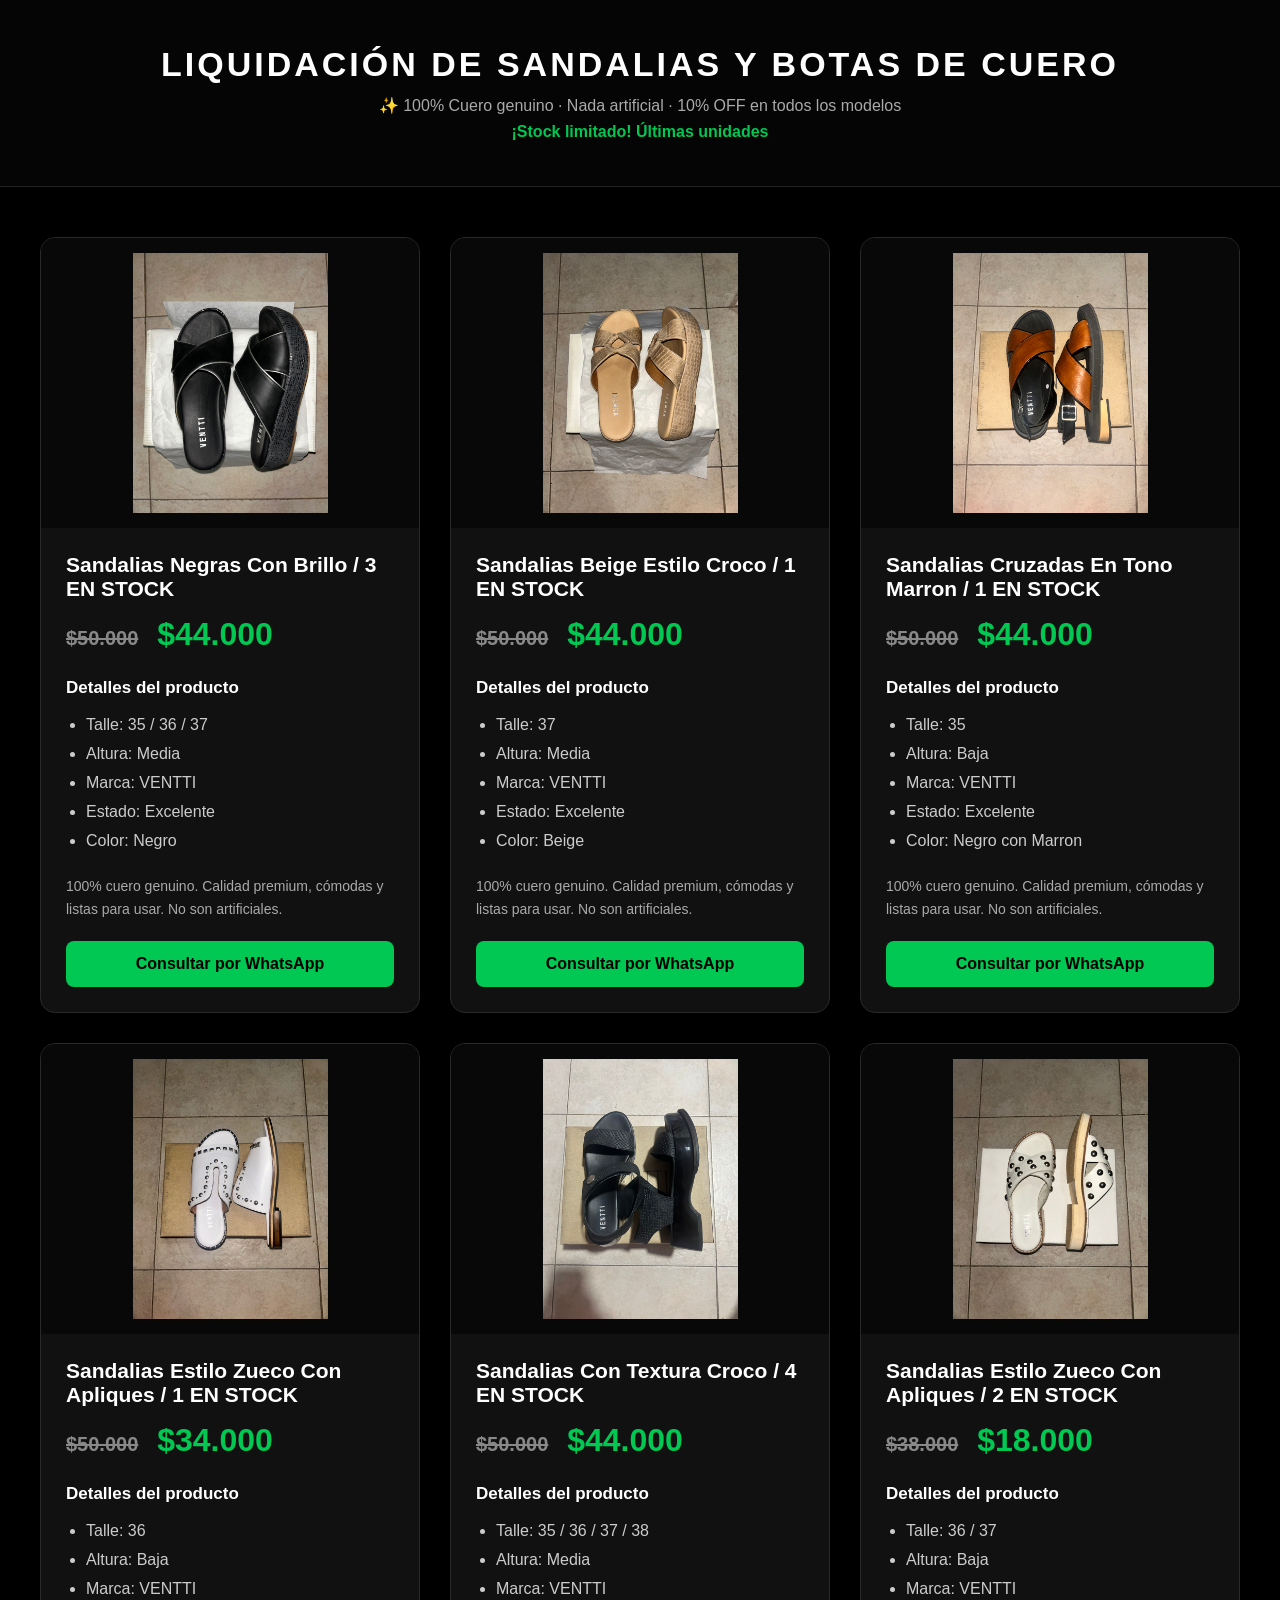
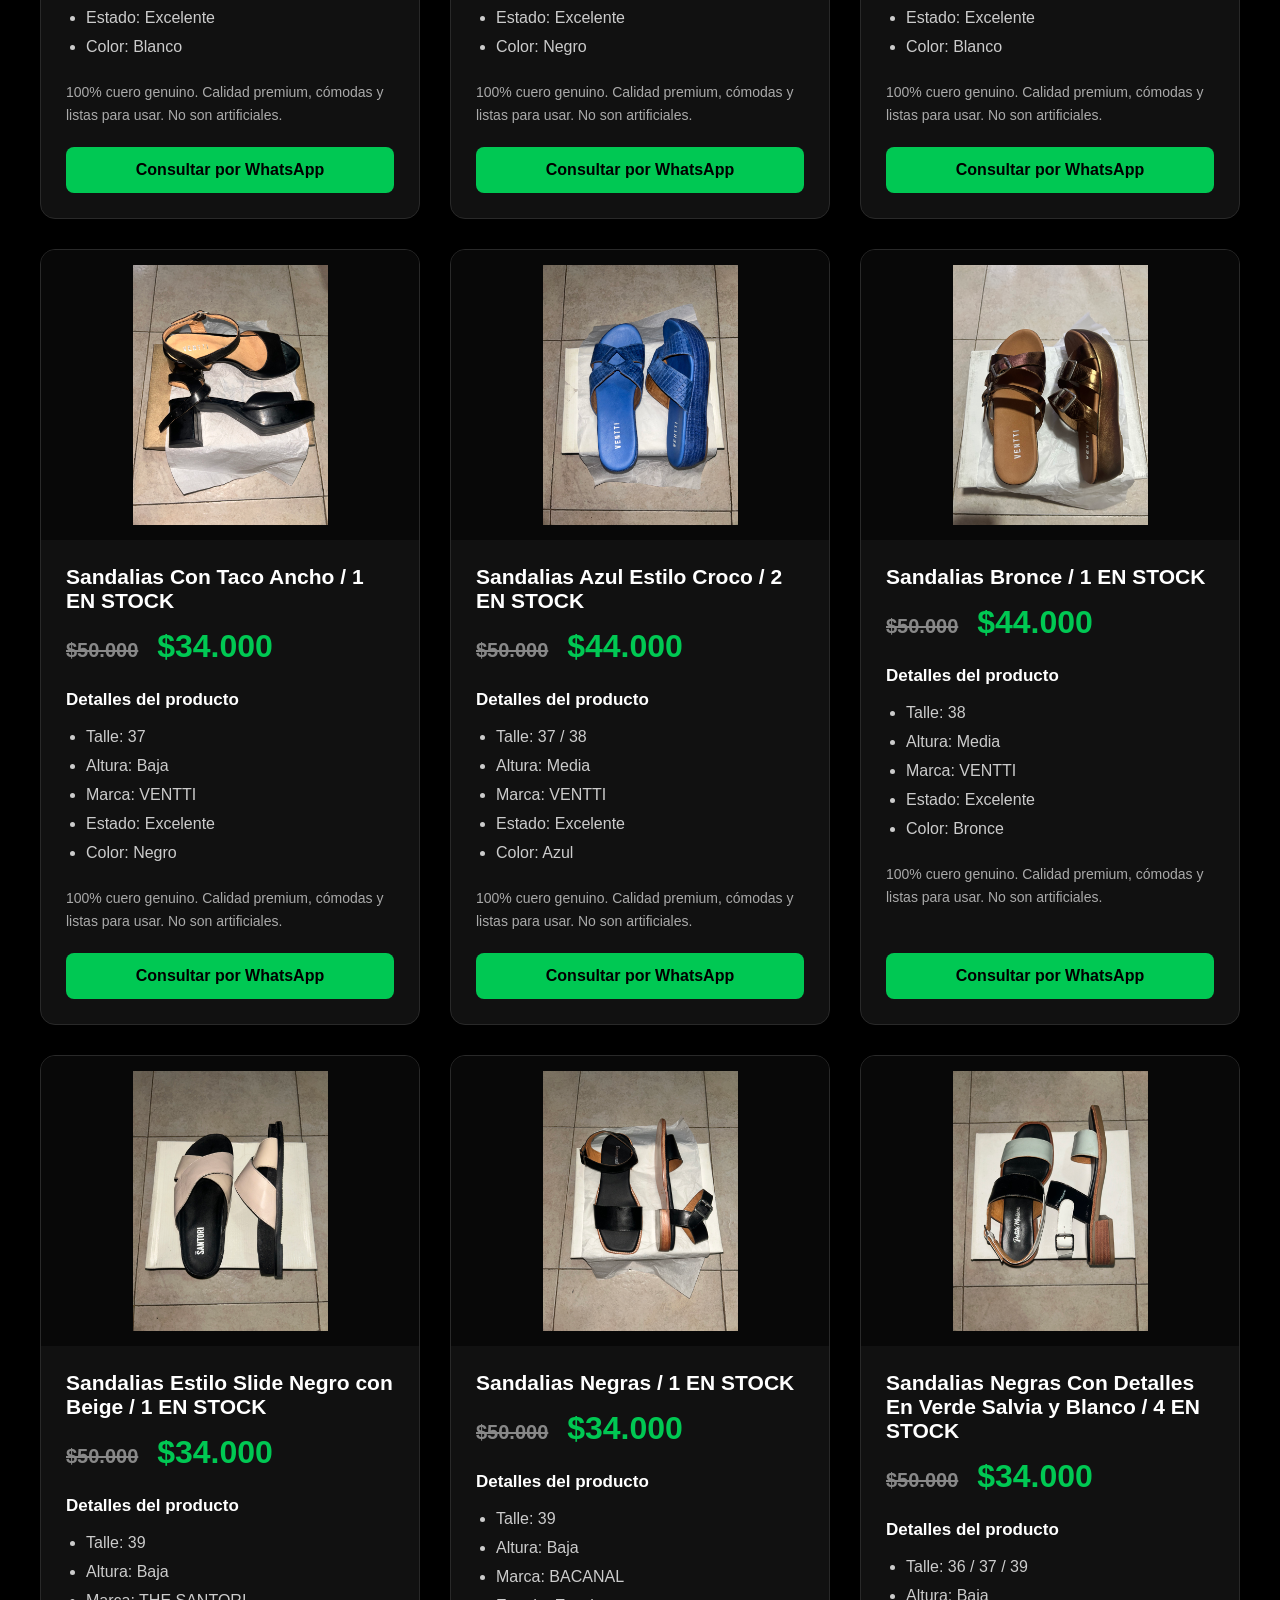
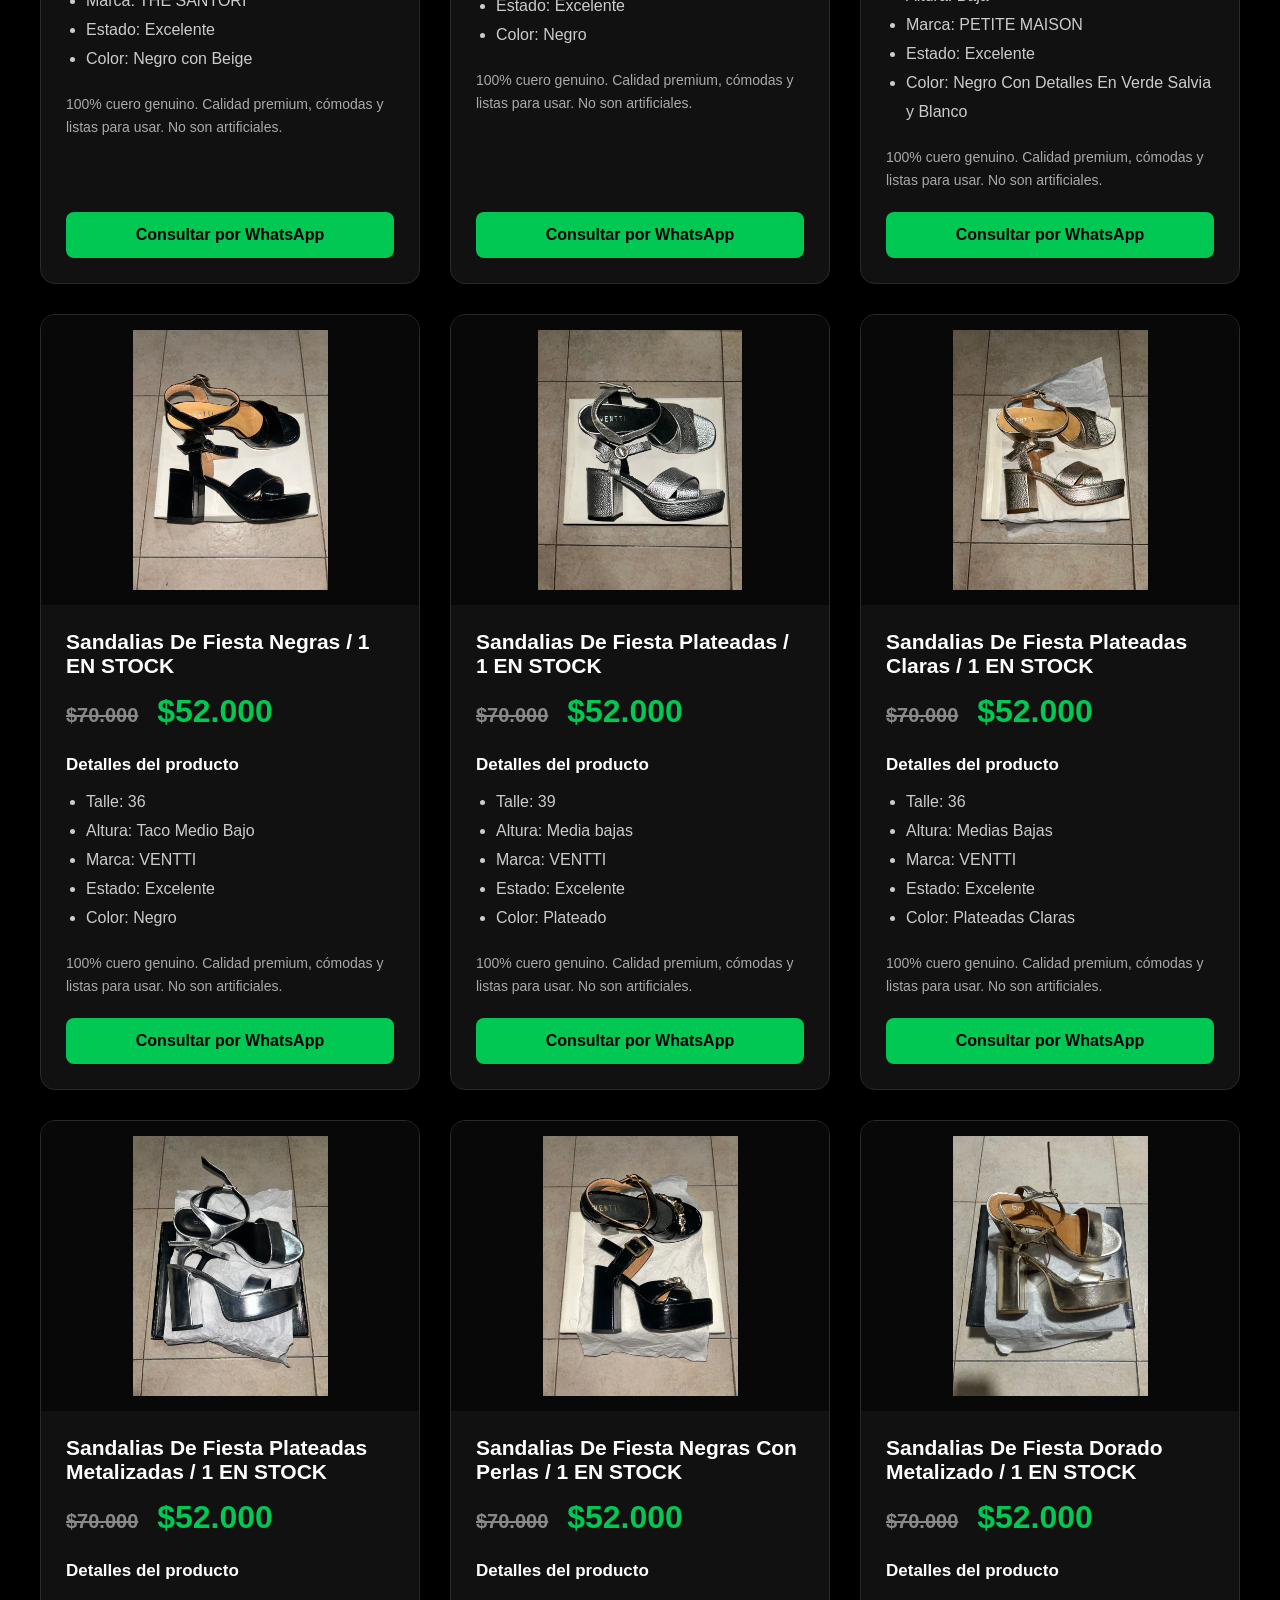
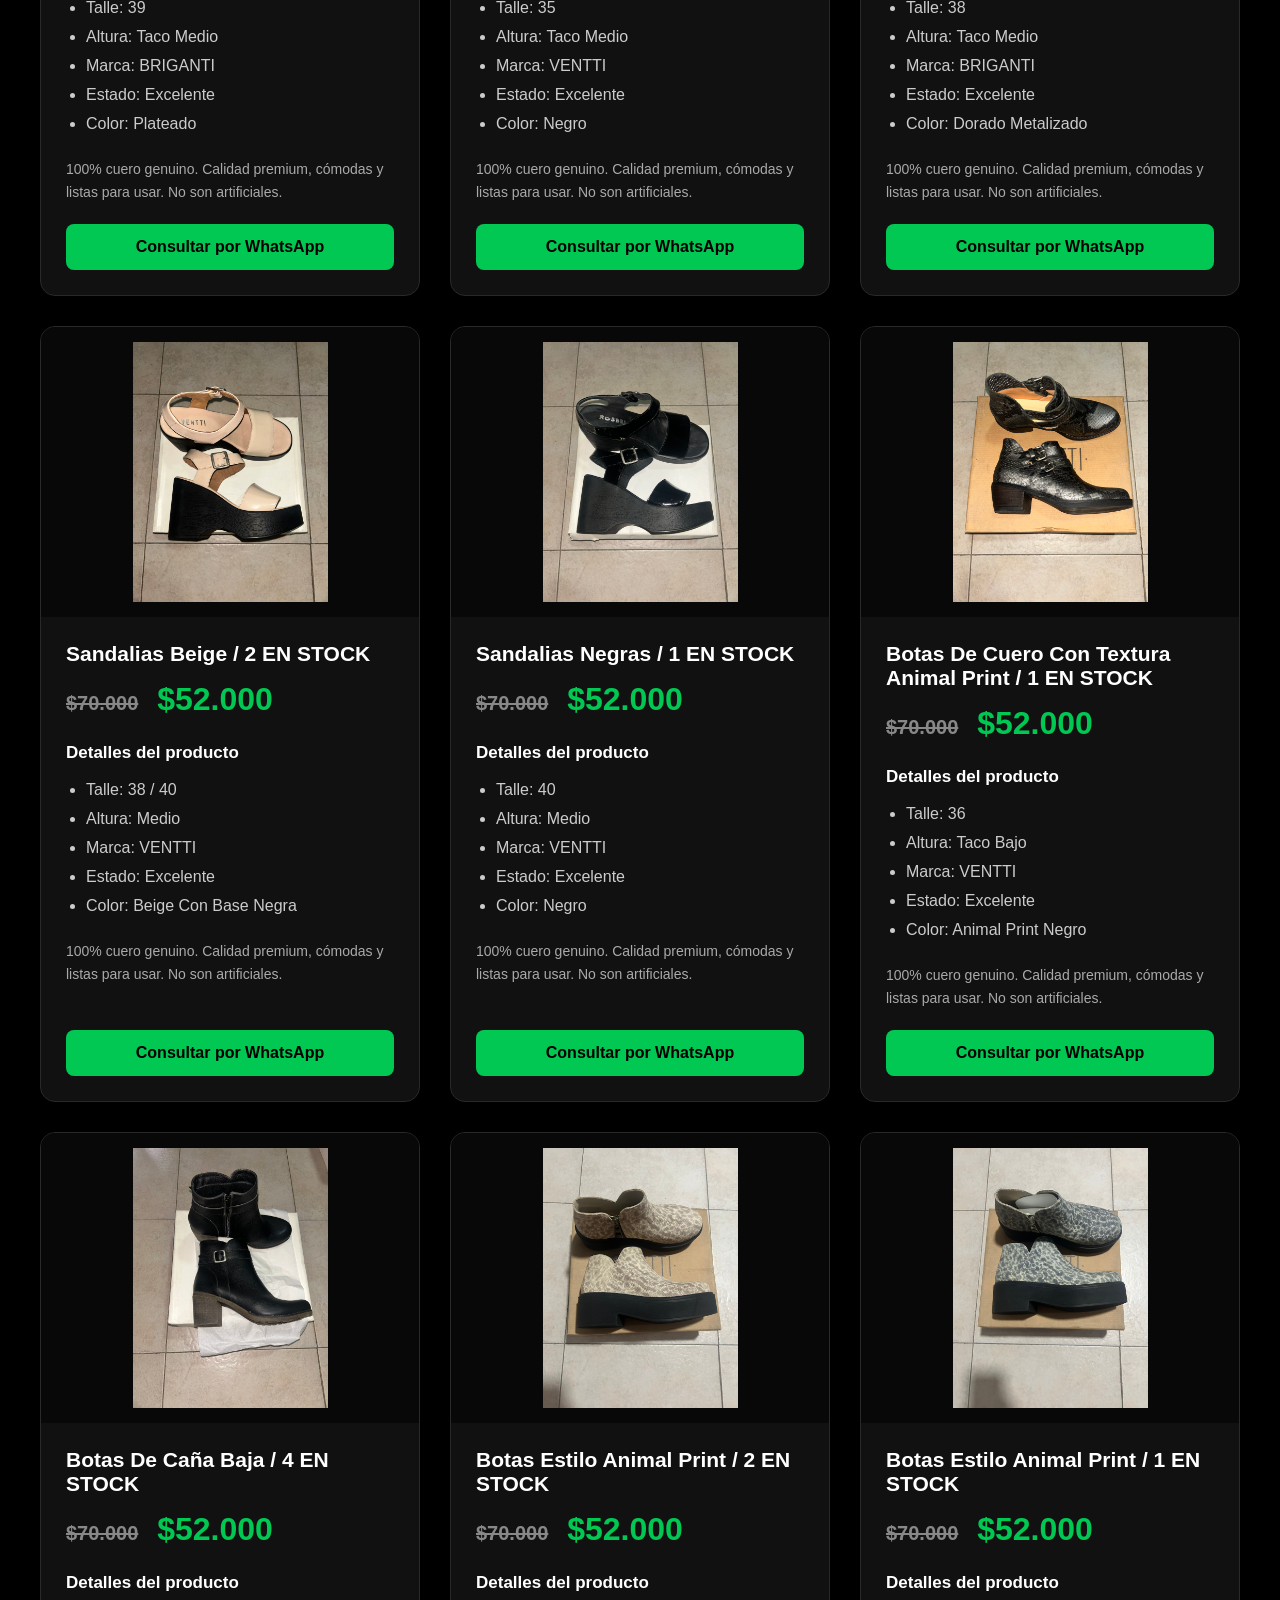
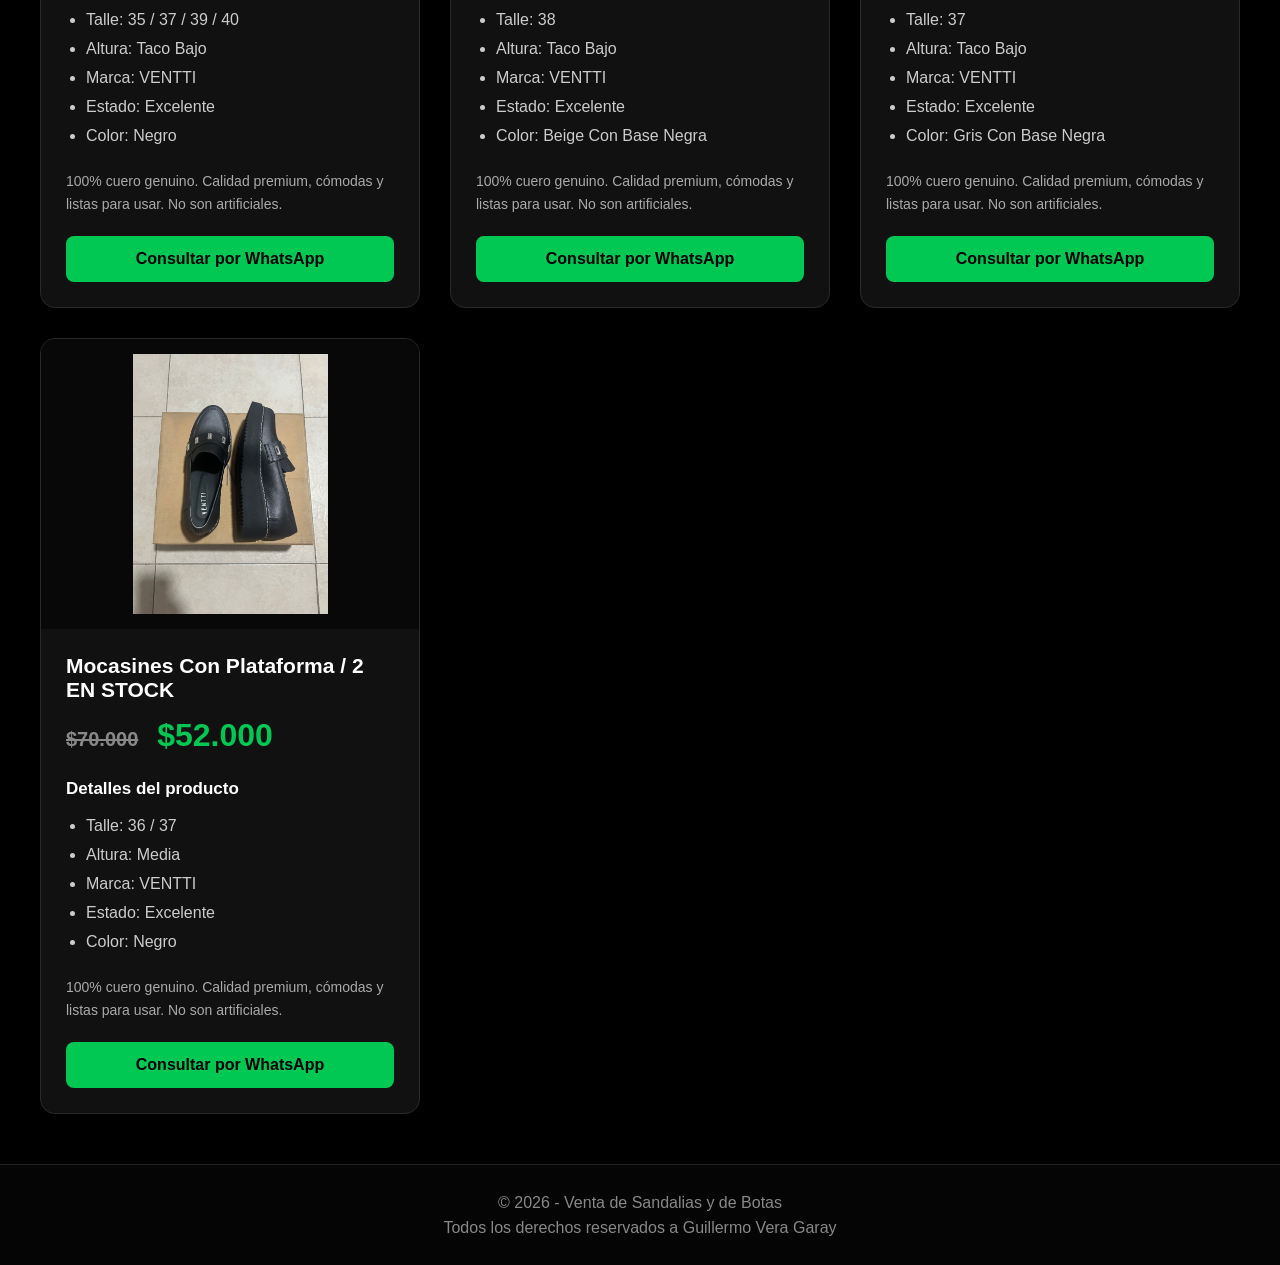
<file: index.html>
<!DOCTYPE html>
<html lang="es">

<head>
    <meta charset="UTF-8">
    <meta name="viewport" content="width=device-width, initial-scale=1.0">
    <title>Venta de Sandalias y Botas</title>
    <link rel="stylesheet" href="style.css">
</head>

<body>

    <header>
    <h1>LIQUIDACIÓN DE SANDALIAS Y BOTAS DE CUERO</h1>
    <p>✨ 100% Cuero genuino · Nada artificial · 10% OFF en todos los modelos</p>
    <p style="margin-top: 8px; color: #00c853; font-weight: bold;">¡Stock limitado! Últimas unidades</p>
</header>

    <main>

        <section class="catalogo">

            <!-- PRODUCTO 1 -->

            <article class="producto">

                <div class="contenedor-imagen">
                    <img src="venta-botas/imagenes/botas.jpeg.jpeg" alt="Sandalias negras con brillo">
                </div>

                <div class="informacion">

                    <h2>Sandalias Negras Con Brillo / 3 EN STOCK</h2>

                    <p class="precio">
    <span style="text-decoration: line-through; color: #888; font-size: 20px; margin-right: 10px;">$50.000</span>
    $44.000
</p>

                    <h3>Detalles del producto</h3>

                    <ul>
                        <li>Talle: 35 / 36 / 37</li>
                        <li>Altura: Media</li>
                        <li>Marca: VENTTI</li>
                        <li>Estado: Excelente</li>
                        <li>Color: Negro</li>
                    </ul>

                    <p class="descripcion">
    100% cuero genuino. Calidad premium, cómodas y listas para usar. No son artificiales.
</p>

                    <a class="boton" href="https://wa.me/5491149279554?text=Hola,%20vi%20las%20sandalias%20negras%20con%20brillo%20con%2010%OFF.Me%20interesan,%20estan%20disponibles?"
                    target="_blank">
                        Consultar por WhatsApp
                    </a>

                </div>

            </article>


            <!-- PRODUCTO 2 -->

            <article class="producto">

                <div class="contenedor-imagen">
                    <img src="venta-botas/imagenes/botas.jpeg2.jpeg" alt="Sandalias beige estilo croco">
                </div>

                <div class="informacion">

                    <h2>Sandalias Beige Estilo Croco / 1 EN STOCK</h2>

                                  <p class="precio">
    <span style="text-decoration: line-through; color: #888; font-size: 20px; margin-right: 10px;">$50.000</span>
    $44.000
</p>

                    <h3>Detalles del producto</h3>

                    <ul>
                        <li>Talle: 37</li>
                        <li>Altura: Media</li>
                        <li>Marca: VENTTI</li>
                        <li>Estado: Excelente</li>
                        <li>Color: Beige</li>
                    </ul>

                    <p class="descripcion">
    100% cuero genuino. Calidad premium, cómodas y listas para usar. No son artificiales.
</p>

                    <a class="boton" href="https://wa.me/5491149279554?text=Hola,%20vi%20las%20sandalias%20beige%20estilo%20croco%20con%2010%OFF.Me%20interesan,%20estan%20disponibles?"
                    target="_blank">
                        Consultar por WhatsApp
                    </a>

                </div>

            </article>

             <!-- PRODUCTO 1 -->

            <article class="producto">

                <div class="contenedor-imagen">
                    <img src="venta-botas/imagenes/botas.jpeg20.jpeg" alt="Sandalias negras con brillo">
                </div>

                <div class="informacion">

                    <h2>Sandalias Cruzadas En Tono Marron / 1 EN STOCK</h2>

                    <p class="precio">
    <span style="text-decoration: line-through; color: #888; font-size: 20px; margin-right: 10px;">$50.000</span>
    $44.000
</p>

                    <h3>Detalles del producto</h3>

                    <ul>
                        <li>Talle: 35</li>
                        <li>Altura: Baja</li>
                        <li>Marca: VENTTI</li>
                        <li>Estado: Excelente</li>
                        <li>Color: Negro con Marron</li>
                    </ul>

                    <p class="descripcion">
    100% cuero genuino. Calidad premium, cómodas y listas para usar. No son artificiales.
</p>

                    <a class="boton" href="https://wa.me/5491149279554?text=Hola,%20vi%20las%20sandalias%20cruzadas%20en%20tono%20marron%20con%2010%OFF.Me%20interesan,%20estan%20disponibles?"
                    target="_blank">
                        Consultar por WhatsApp
                    </a>

                </div>

            </article>

             <!-- PRODUCTO 1 -->

            <article class="producto">

                <div class="contenedor-imagen">
                    <img src="venta-botas/imagenes/botas.jpeg19.jpeg" alt="Sandalias negras con brillo">
                </div>

                <div class="informacion">

                    <h2>Sandalias Estilo Zueco Con Apliques / 1 EN STOCK</h2>

                    <p class="precio">
    <span style="text-decoration: line-through; color: #888; font-size: 20px; margin-right: 10px;">$50.000</span>
    $34.000
</p>

                    <h3>Detalles del producto</h3>

                    <ul>
                        <li>Talle: 36</li>
                        <li>Altura: Baja</li>
                        <li>Marca: VENTTI</li>
                        <li>Estado: Excelente</li>
                        <li>Color: Blanco</li>
                    </ul>

                    <p class="descripcion">
    100% cuero genuino. Calidad premium, cómodas y listas para usar. No son artificiales.
</p>

                    <a class="boton" href="https://wa.me/5491149279554?text=Hola,%20vi%20las%20sandalias%20estilo%20zueco%20con%20apliques%20%20con%2010%OFF.Me%20interesan,%20estan%20disponibles?"
                    target="_blank">
                        Consultar por WhatsApp
                    </a>

                </div>

            </article>

             <!-- PRODUCTO 1 -->

            <article class="producto">

                <div class="contenedor-imagen">
                    <img src="venta-botas/imagenes/botas.jpeg18.jpeg" alt="Sandalias negras con brillo">
                </div>

                <div class="informacion">

                    <h2>Sandalias Con Textura Croco / 4 EN STOCK</h2>

                    <p class="precio">
    <span style="text-decoration: line-through; color: #888; font-size: 20px; margin-right: 10px;">$50.000</span>
    $44.000
</p>

                    <h3>Detalles del producto</h3>

                    <ul>
                        <li>Talle: 35 / 36 / 37 / 38</li>
                        <li>Altura: Media</li>
                        <li>Marca: VENTTI</li>
                        <li>Estado: Excelente</li>
                        <li>Color: Negro</li>
                    </ul>

                    <p class="descripcion">
    100% cuero genuino. Calidad premium, cómodas y listas para usar. No son artificiales.
</p>

                    <a class="boton" href="https://wa.me/5491149279554?text=Hola,%20vi%20las%20sandalias%20con%20textura%20croco%20con%2010%OFF.Me%20interesan,%20estan%20disponibles?"
                    target="_blank">
                        Consultar por WhatsApp
                    </a>

                </div>

            </article>

             <!-- PRODUCTO 1 -->

            <article class="producto">

                <div class="contenedor-imagen">
                    <img src="venta-botas/imagenes/botas.jpeg22.jpeg" alt="Sandalias negras con brillo">
                </div>

                <div class="informacion">

                    <h2>Sandalias Estilo Zueco Con Apliques  / 2 EN STOCK</h2>

                    <p class="precio">
    <span style="text-decoration: line-through; color: #888; font-size: 20px; margin-right: 10px;">$38.000</span>
    $18.000
</p>

                    <h3>Detalles del producto</h3>

                    <ul>
                        <li>Talle: 36 / 37</li>
                        <li>Altura: Baja</li>
                        <li>Marca: VENTTI</li>
                        <li>Estado: Excelente</li>
                        <li>Color: Blanco</li>
                    </ul>

                    <p class="descripcion">
    100% cuero genuino. Calidad premium, cómodas y listas para usar. No son artificiales.
</p>

                    <a class="boton" href="https://wa.me/5491149279554?text=Hola,%20vi%20las%20sandalias%20estilo%20zueco%20con%20apliques%20con%2010%OFF.Me%20interesan,%20estan%20disponibles?"
                    target="_blank">
                        Consultar por WhatsApp
                    </a>

                </div>

            </article>

             <!-- PRODUCTO 1 -->

            <article class="producto">

                <div class="contenedor-imagen">
                    <img src="venta-botas/imagenes/botas.jpeg17.jpeg" alt="Sandalias negras con brillo">
                </div>

                <div class="informacion">

                    <h2>Sandalias Con Taco Ancho / 1 EN STOCK</h2>

                    <p class="precio">
    <span style="text-decoration: line-through; color: #888; font-size: 20px; margin-right: 10px;">$50.000</span>
    $34.000
</p>

                    <h3>Detalles del producto</h3>

                    <ul>
                        <li>Talle: 37</li>
                        <li>Altura: Baja</li>
                        <li>Marca: VENTTI</li>
                        <li>Estado: Excelente</li>
                        <li>Color: Negro</li>
                    </ul>

                    <p class="descripcion">
    100% cuero genuino. Calidad premium, cómodas y listas para usar. No son artificiales.
</p>

                    <a class="boton" href="https://wa.me/5491149279554?text=Hola,%20vi%20las%20sandalias%20con%20taco%20ancho%20con%2010%OFF.Me%20interesan,%20estan%20disponibles?"
                    target="_blank">
                        Consultar por WhatsApp
                    </a>

                </div>

            </article>


            <!-- PRODUCTO 3 -->

            <article class="producto">

                <div class="contenedor-imagen">
                    <img src="venta-botas/imagenes/botas.jpeg3.jpeg" alt="Sandalias azules estilo croco">
                </div>

                <div class="informacion">

                    <h2>Sandalias Azul Estilo Croco / 2 EN STOCK</h2>

                                  <p class="precio">
    <span style="text-decoration: line-through; color: #888; font-size: 20px; margin-right: 10px;">$50.000</span>
    $44.000
</p>

                    <h3>Detalles del producto</h3>

                    <ul>
                        <li>Talle: 37 / 38</li>
                        <li>Altura: Media</li>
                        <li>Marca: VENTTI</li>
                        <li>Estado: Excelente</li>
                        <li>Color: Azul</li>
                    </ul>

                   <p class="descripcion">
    100% cuero genuino. Calidad premium, cómodas y listas para usar. No son artificiales.
</p>
                    <a class="boton" href="https://wa.me/5491149279554?text=Hola,%20vi%20las%20sandalias%20azules%20estilo%20croco%20con%2010%OFF.Me%20interesan,%20estan%20disponibles?"
                    target="_blank">
                        Consultar por WhatsApp
                    </a>

                </div>

            </article>

            <!-- PRODUCTO 4 -->

            <article class="producto">

                <div class="contenedor-imagen">
                    <img src="venta-botas/imagenes/botas.jpeg4.jpeg" alt="Sandalias beige estilo croco">
                </div>

                <div class="informacion">

                    <h2>Sandalias Bronce / 1 EN STOCK</h2>

                                 <p class="precio">
    <span style="text-decoration: line-through; color: #888; font-size: 20px; margin-right: 10px;">$50.000</span>
    $44.000
</p>

                    <h3>Detalles del producto</h3>

                    <ul>
                        <li>Talle: 38</li>
                        <li>Altura: Media</li>
                        <li>Marca: VENTTI</li>
                        <li>Estado: Excelente</li>
                        <li>Color: Bronce</li>
                    </ul>

                   <p class="descripcion">
    100% cuero genuino. Calidad premium, cómodas y listas para usar. No son artificiales.
</p>

                    <a class="boton" href="https://wa.me/5491149279554?text=Hola,%20vi%20las%20sandalias%20bronce%20con%2010%OFF.Me%20interesan,%20estan%20disponibles?"
                    target="_blank">
                        Consultar por WhatsApp
                    </a>

                </div>

            </article>

            <!-- PRODUCTO 5 -->

            <article class="producto">

                <div class="contenedor-imagen">
                    <img src="venta-botas/imagenes/botas.jpeg5.jpeg" alt="Sandalias beige estilo croco">
                </div>

                <div class="informacion">

                    <h2>Sandalias Estilo Slide Negro con Beige / 1 EN STOCK</h2>

                                 <p class="precio">
    <span style="text-decoration: line-through; color: #888; font-size: 20px; margin-right: 10px;">$50.000</span>
    $34.000
</p>

                    <h3>Detalles del producto</h3>

                    <ul>
                        <li>Talle: 39</li>
                        <li>Altura: Baja</li>
                        <li>Marca: THE SANTORI</li>
                        <li>Estado: Excelente</li>
                        <li>Color: Negro con Beige</li>
                    </ul>

                    <p class="descripcion">
    100% cuero genuino. Calidad premium, cómodas y listas para usar. No son artificiales.
</p>

                    <a class="boton" href="https://wa.me/5491149279554?text=Hola,%20vi%20las%20sandalias%20estilo%20slide%20negro%20con%20beige%20con%2010%OFF.Me%20interesan,%20estan%20disponibles?"
                    target="_blank">
                        Consultar por WhatsApp
                    </a>

                </div>

            </article>

            <!-- PRODUCTO 6 -->

            <article class="producto">

                <div class="contenedor-imagen">
                    <img src="venta-botas/imagenes/botas.jpeg6.jpeg" alt="Sandalias beige estilo croco">
                </div>

                <div class="informacion">

                    <h2>Sandalias Negras / 1 EN STOCK</h2>

                                  <p class="precio">
    <span style="text-decoration: line-through; color: #888; font-size: 20px; margin-right: 10px;">$50.000</span>
    $34.000
</p>

                    <h3>Detalles del producto</h3>

                    <ul>
                        <li>Talle: 39</li>
                        <li>Altura: Baja</li>
                        <li>Marca: BACANAL</li>
                        <li>Estado: Excelente</li>
                        <li>Color: Negro</li>
                    </ul>

                    <p class="descripcion">
    100% cuero genuino. Calidad premium, cómodas y listas para usar. No son artificiales.
</p>

                    <a class="boton" href="https://wa.me/5491149279554?text=Hola,%20vi%20las%20sandalias%20negras%20con%2010%OFF.Me%20interesan,%20estan%20disponibles?"
                    target="_blank">
                        Consultar por WhatsApp
                    </a>

                </div>

            </article>

            <!-- PRODUCTO 7 -->

            <article class="producto">

                <div class="contenedor-imagen">
                    <img src="venta-botas/imagenes/botas.jpeg7.jpeg" alt="Sandalias beige estilo croco">
                </div>

                <div class="informacion">

                    <h2>Sandalias Negras Con Detalles En Verde Salvia y Blanco / 4 EN STOCK</h2>

                                 <p class="precio">
    <span style="text-decoration: line-through; color: #888; font-size: 20px; margin-right: 10px;">$50.000</span>
    $34.000
</p>

                    <h3>Detalles del producto</h3>

                    <ul>
                        <li>Talle: 36 / 37 / 39</li>
                        <li>Altura: Baja</li>
                        <li>Marca: PETITE MAISON</li>
                        <li>Estado: Excelente</li>
                        <li>Color: Negro Con Detalles En Verde Salvia y Blanco</li>
                    </ul>

                   <p class="descripcion">
    100% cuero genuino. Calidad premium, cómodas y listas para usar. No son artificiales.
</p>
                    <a class="boton" href="https://wa.me/5491149279554?text=Hola,%20vi%20las%20sandalias%20negras%20con%20detalles%20en%20verde%20salvia%20y%20blanco%20con%2010%OFF.Me%20interesan,%20estan%20disponibles?"
                    target="_blank">
                        Consultar por WhatsApp
                    </a>

                </div>

            </article>

            <!-- PRODUCTO 8 -->

            <article class="producto">

                <div class="contenedor-imagen">
                    <img src="venta-botas/imagenes/botas.jpeg8.jpeg" alt="Sandalias beige estilo croco">
                </div>

                <div class="informacion">

                    <h2>Sandalias De Fiesta Negras / 1 EN STOCK</h2>

                    <p class="precio">
    <span style="text-decoration: line-through; color: #888; font-size: 20px; margin-right: 10px;">$70.000</span>
    $52.000
</p>

                    <h3>Detalles del producto</h3>

                    <ul>
                        <li>Talle: 36</li>
                        <li>Altura: Taco Medio Bajo</li>
                        <li>Marca: VENTTI</li>
                        <li>Estado: Excelente</li>
                        <li>Color: Negro</li>
                    </ul>

                   <p class="descripcion">
    100% cuero genuino. Calidad premium, cómodas y listas para usar. No son artificiales.
</p>

                    <a class="boton" href="https://wa.me/5491149279554?text=Hola,%20vi%20las%20sandalias%20de%20fiesta%20negras%20con%2010%OFF.Me%20interesan,%20estan%20disponibles?"
                    target="_blank">
                        Consultar por WhatsApp
                    </a>

                </div>

            </article>

            <!-- PRODUCTO 9 -->

            <article class="producto">

                <div class="contenedor-imagen">
                    <img src="venta-botas/imagenes/botas.jpeg9.jpeg" alt="Sandalias beige estilo croco">
                </div>

                <div class="informacion">

                    <h2>Sandalias De Fiesta Plateadas / 1 EN STOCK</h2>

                    <p class="precio">
    <span style="text-decoration: line-through; color: #888; font-size: 20px; margin-right: 10px;">$70.000</span>
    $52.000
</p>

                    <h3>Detalles del producto</h3>

                    <ul>
                        <li>Talle: 39</li>
                        <li>Altura: Media bajas</li>
                        <li>Marca: VENTTI</li>
                        <li>Estado: Excelente</li>
                        <li>Color: Plateado</li>
                    </ul>

                   <p class="descripcion">
    100% cuero genuino. Calidad premium, cómodas y listas para usar. No son artificiales.
</p>

                    <a class="boton" href="https://wa.me/5491149279554?text=Hola,%20vi%20las%20sandalias%20de%20fiesta%20plateadas%20con%2010%OFF.Me%20interesan,%20estan%20disponibles?"
                    target="_blank">
                        Consultar por WhatsApp
                    </a>

                </div>

            </article>

            <!-- PRODUCTO 10 -->

            <article class="producto">

                <div class="contenedor-imagen">
                    <img src="venta-botas/imagenes/botas.jpeg10.jpeg" alt="Sandalias beige estilo croco">
                </div>

                <div class="informacion">

                    <h2>Sandalias De Fiesta Plateadas Claras / 1 EN STOCK</h2>

                   <p class="precio">
    <span style="text-decoration: line-through; color: #888; font-size: 20px; margin-right: 10px;">$70.000</span>
    $52.000
</p>

                    <h3>Detalles del producto</h3>

                    <ul>
                        <li>Talle: 36</li>
                        <li>Altura: Medias Bajas</li>
                        <li>Marca: VENTTI</li>
                        <li>Estado: Excelente</li>
                        <li>Color: Plateadas Claras</li>
                    </ul>

                    <p class="descripcion">
    100% cuero genuino. Calidad premium, cómodas y listas para usar. No son artificiales.
</p>

                    <a class="boton" href="https://wa.me/5491149279554?text=Hola,%20vi%20las%20sandalias%20de%20fiesta%20plateadas%20claras%20con%2010%OFF.Me%20interesan,%20estan%20disponibles?"
                    target="_blank">
                        Consultar por WhatsApp
                    </a>

                </div>

            </article>

            <!-- PRODUCTO 11 -->

            <article class="producto">

                <div class="contenedor-imagen">
                    <img src="venta-botas/imagenes/botas.jpeg11.jpeg" alt="Sandalias beige estilo croco">
                </div>

                <div class="informacion">

                    <h2>Sandalias De Fiesta Plateadas Metalizadas / 1 EN STOCK</h2>

               <p class="precio">
    <span style="text-decoration: line-through; color: #888; font-size: 20px; margin-right: 10px;">$70.000</span>
    $52.000
</p>

                    <h3>Detalles del producto</h3>

                    <ul>
                        <li>Talle: 39</li>
                        <li>Altura: Taco Medio</li>
                        <li>Marca: BRIGANTI</li>
                        <li>Estado: Excelente</li>
                        <li>Color: Plateado</li>
                    </ul>

                    <p class="descripcion">
    100% cuero genuino. Calidad premium, cómodas y listas para usar. No son artificiales.
</p>

                    <a class="boton" href="https://wa.me/5491149279554?text=Hola,%20vi%20las%20sandalias%20de%20fiesta%20plateadas%20metalizadas%20con%2010%OFF.Me%20interesan,%20estan%20disponibles?"
                    target="_blank">
                        Consultar por WhatsApp
                    </a>

                </div>

            </article>

            <!-- PRODUCTO 12 -->

            <article class="producto">

                <div class="contenedor-imagen">
                    <img src="venta-botas/imagenes/botas.jpeg12.jpeg" alt="Sandalias beige estilo croco">
                </div>

                <div class="informacion">

                    <h2>Sandalias De Fiesta Negras Con Perlas / 1 EN STOCK</h2>

                    <p class="precio">
    <span style="text-decoration: line-through; color: #888; font-size: 20px; margin-right: 10px;">$70.000</span>
    $52.000
</p>

                    <h3>Detalles del producto</h3>

                    <ul>
                        <li>Talle: 35</li>
                        <li>Altura: Taco Medio</li>
                        <li>Marca: VENTTI</li>
                        <li>Estado: Excelente</li>
                        <li>Color: Negro</li>
                    </ul>

                    <p class="descripcion">
    100% cuero genuino. Calidad premium, cómodas y listas para usar. No son artificiales.
</p>

                    <a class="boton" href="https://wa.me/5491149279554?text=Hola,%20vi%20las%20sandalias%20de%20fiesta%20negras%20con%20perlas%20con%2010%OFF.Me%20interesan,%20estan%20disponibles?"
                    target="_blank">
                        Consultar por WhatsApp
                    </a>

                </div>

            </article>

            <!-- PRODUCTO 13 -->

            <article class="producto">

                <div class="contenedor-imagen">
                    <img src="venta-botas/imagenes/botas.jpeg13.jpeg" alt="Sandalias beige estilo croco">
                </div>

                <div class="informacion">

                    <h2>Sandalias De Fiesta Dorado Metalizado / 1 EN STOCK</h2>

                   <p class="precio">
    <span style="text-decoration: line-through; color: #888; font-size: 20px; margin-right: 10px;">$70.000</span>
    $52.000
</p>
                    <h3>Detalles del producto</h3>

                    <ul>
                        <li>Talle: 38</li>
                        <li>Altura: Taco Medio</li>
                        <li>Marca: BRIGANTI</li>
                        <li>Estado: Excelente</li>
                        <li>Color: Dorado Metalizado</li>
                    </ul>

                    <p class="descripcion">
    100% cuero genuino. Calidad premium, cómodas y listas para usar. No son artificiales.
</p>

                    <a class="boton" href="https://wa.me/5491149279554?text=Hola,%20vi%20las%20sandalias%20de%20fiesta%20dorado%20metalizado%20con%2010%OFF.Me%20interesan,%20estan%20disponibles?"
                    target="_blank">
                        Consultar por WhatsApp
                    </a>

                </div>

            </article>

            <!-- PRODUCTO 14 -->

            <article class="producto">

                <div class="contenedor-imagen">
                    <img src="venta-botas/imagenes/botas.jpeg14.jpeg" alt="Sandalias beige estilo croco">
                </div>

                <div class="informacion">

                    <h2>Sandalias Beige / 2 EN STOCK</h2>

                    <p class="precio">
    <span style="text-decoration: line-through; color: #888; font-size: 20px; margin-right: 10px;">$70.000</span>
    $52.000
</p>

                    <h3>Detalles del producto</h3>

                    <ul>
                        <li>Talle: 38 / 40</li>
                        <li>Altura: Medio</li>
                        <li>Marca: VENTTI</li>
                        <li>Estado: Excelente</li>
                        <li>Color: Beige Con Base Negra</li>
                    </ul>

                    <p class="descripcion">
    100% cuero genuino. Calidad premium, cómodas y listas para usar. No son artificiales.
</p>

                    <a class="boton" href="https://wa.me/5491149279554?text=Hola,%20vi%20las%20sandalias%20beige%20con%20base%20negra%20con%2010%OFF.Me%20interesan,%20estan%20disponibles?"
                    target="_blank">
                        Consultar por WhatsApp
                    </a>

                </div>

            </article>

            <!-- PRODUCTO 15 -->

            <article class="producto">

                <div class="contenedor-imagen">
                    <img src="venta-botas/imagenes/botas.jpeg15.jpeg" alt="Sandalias beige estilo croco">
                </div>

                <div class="informacion">

                    <h2>Sandalias Negras / 1 EN STOCK</h2>

                  <p class="precio">
    <span style="text-decoration: line-through; color: #888; font-size: 20px; margin-right: 10px;">$70.000</span>
    $52.000
</p>

                    <h3>Detalles del producto</h3>

                    <ul>
                        <li>Talle: 40</li>
                        <li>Altura: Medio</li>
                        <li>Marca: VENTTI</li>
                        <li>Estado: Excelente</li>
                        <li>Color: Negro</li>
                    </ul>

                   <p class="descripcion">
    100% cuero genuino. Calidad premium, cómodas y listas para usar. No son artificiales.
</p>

                    <a class="boton" href="https://wa.me/5491149279554?text=Hola,%20vi%20las%20sandalias%20full%20negras%20con%2010%OFF.Me%20interesan,%20estan%20disponibles?"
                    target="_blank">
                        Consultar por WhatsApp
                    </a>

                </div>

            </article>

            <!-- PRODUCTO 16 -->

            <article class="producto">

                <div class="contenedor-imagen">
                    <img src="venta-botas/imagenes/botas.jpeg16.jpeg" alt="Sandalias beige estilo croco">
                </div>

                <div class="informacion">

                    <h2>Botas De Cuero Con Textura Animal Print / 1 EN STOCK</h2>

                   <p class="precio">
    <span style="text-decoration: line-through; color: #888; font-size: 20px; margin-right: 10px;">$70.000</span>
    $52.000
</p>

                    <h3>Detalles del producto</h3>

                    <ul>
                        <li>Talle: 36</li>
                        <li>Altura: Taco Bajo</li>
                        <li>Marca: VENTTI</li>
                        <li>Estado: Excelente</li>
                        <li>Color:  Animal Print Negro </li>
                    </ul>

                    <p class="descripcion">
    100% cuero genuino. Calidad premium, cómodas y listas para usar. No son artificiales.
</p>

                    <a class="boton" href="https://wa.me/5491149279554?text=Hola,%20vi%20las%20botas%20de%20cuero%20con%20textura%20animal%20print%20con%2010%OFF.Me%20interesan,%20estan%20disponibles?"
                    target="_blank">
                        Consultar por WhatsApp
                    </a>

                </div>

            </article>

             <!-- PRODUCTO 16 -->

            <article class="producto">

                <div class="contenedor-imagen">
                    <img src="venta-botas/imagenes/botas.jpeg21.jpeg" alt="Sandalias beige estilo croco">
                </div>

                <div class="informacion">

                    <h2>Botas De Caña Baja / 4 EN STOCK</h2>

                   <p class="precio">
    <span style="text-decoration: line-through; color: #888; font-size: 20px; margin-right: 10px;">$70.000</span>
    $52.000
</p>

                    <h3>Detalles del producto</h3>

                    <ul>
                        <li>Talle: 35 / 37 / 39 / 40</li>
                        <li>Altura: Taco Bajo</li>
                        <li>Marca: VENTTI</li>
                        <li>Estado: Excelente</li>
                        <li>Color:  Negro </li>
                    </ul>

                    <p class="descripcion">
    100% cuero genuino. Calidad premium, cómodas y listas para usar. No son artificiales.
</p>

                    <a class="boton" href="https://wa.me/5491149279554?text=Hola,%20vi%20las%20botas%20de%20cuero%20con%20caña%20baja%20con%2010%OFF.Me%20interesan,%20estan%20disponibles?"
                    target="_blank">
                        Consultar por WhatsApp
                    </a>

                </div>

            </article>

             <!-- PRODUCTO 16 -->

            <article class="producto">

                <div class="contenedor-imagen">
                    <img src="venta-botas/imagenes/botas.jpeg23.jpeg" alt="Sandalias beige estilo croco">
                </div>

                <div class="informacion">

                    <h2>Botas Estilo Animal Print / 2 EN STOCK</h2>

                   <p class="precio">
    <span style="text-decoration: line-through; color: #888; font-size: 20px; margin-right: 10px;">$70.000</span>
    $52.000
</p>

                    <h3>Detalles del producto</h3>

                    <ul>
                        <li>Talle: 38</li>
                        <li>Altura: Taco Bajo</li>
                        <li>Marca: VENTTI</li>
                        <li>Estado: Excelente</li>
                        <li>Color:  Beige Con Base Negra </li>
                    </ul>

                    <p class="descripcion">
    100% cuero genuino. Calidad premium, cómodas y listas para usar. No son artificiales.
</p>

                    <a class="boton" href="https://wa.me/5491149279554?text=Hola,%20vi%20las%20botas%20de%20cuero%20beige%20estilo%20animal%20print%20con%2010%OFF.Me%20interesan,%20estan%20disponibles?"
                    target="_blank">
                        Consultar por WhatsApp
                    </a>

                </div>

            </article>

              <!-- PRODUCTO 16 -->

            <article class="producto">

                <div class="contenedor-imagen">
                    <img src="venta-botas/imagenes/botas.jpeg24.jpeg" alt="Sandalias beige estilo croco">
                </div>

                <div class="informacion">

                    <h2>Botas Estilo Animal Print / 1 EN STOCK</h2>

                   <p class="precio">
    <span style="text-decoration: line-through; color: #888; font-size: 20px; margin-right: 10px;">$70.000</span>
    $52.000
</p>

                    <h3>Detalles del producto</h3>

                    <ul>
                        <li>Talle: 37</li>
                        <li>Altura: Taco Bajo</li>
                        <li>Marca: VENTTI</li>
                        <li>Estado: Excelente</li>
                        <li>Color:  Gris Con Base Negra </li>
                    </ul>

                    <p class="descripcion">
    100% cuero genuino. Calidad premium, cómodas y listas para usar. No son artificiales.
</p>

                    <a class="boton" href="https://wa.me/5491149279554?text=Hola,%20vi%20las%20botas%20de%20cuero%20gris%20estilo%20animal%20print%20con%2010%OFF.Me%20interesan,%20estan%20disponibles?"
                    target="_blank">
                        Consultar por WhatsApp
                    </a>

                </div>

            </article>

              <!-- PRODUCTO 16 -->

            <article class="producto">

                <div class="contenedor-imagen">
                    <img src="venta-botas/imagenes/botas.jpeg25.jpeg" alt="Sandalias beige estilo croco">
                </div>

                <div class="informacion">

                    <h2>Mocasines Con Plataforma / 2 EN STOCK</h2>

                   <p class="precio">
    <span style="text-decoration: line-through; color: #888; font-size: 20px; margin-right: 10px;">$70.000</span>
    $52.000
</p>

                    <h3>Detalles del producto</h3>

                    <ul>
                        <li>Talle: 36 / 37</li>
                        <li>Altura: Media</li>
                        <li>Marca: VENTTI</li>
                        <li>Estado: Excelente</li>
                        <li>Color:  Negro</li>
                    </ul>

                    <p class="descripcion">
    100% cuero genuino. Calidad premium, cómodas y listas para usar. No son artificiales.
</p>

                    <a class="boton" href="https://wa.me/5491149279554?text=Hola,%20vi%20los%20mocasines%20con%20plataforma%20con%2010%OFF.Me%20interesan,%20estan%20disponibles?"
                    target="_blank">
                        Consultar por WhatsApp
                    </a>

                </div>

            </article>

        </section>

    </main>

    <footer>
        <p>© 2026 - Venta de Sandalias y de Botas</p>
        <p>Todos los derechos reservados a Guillermo Vera Garay</p>
    </footer>

</body>
</html>
</file>
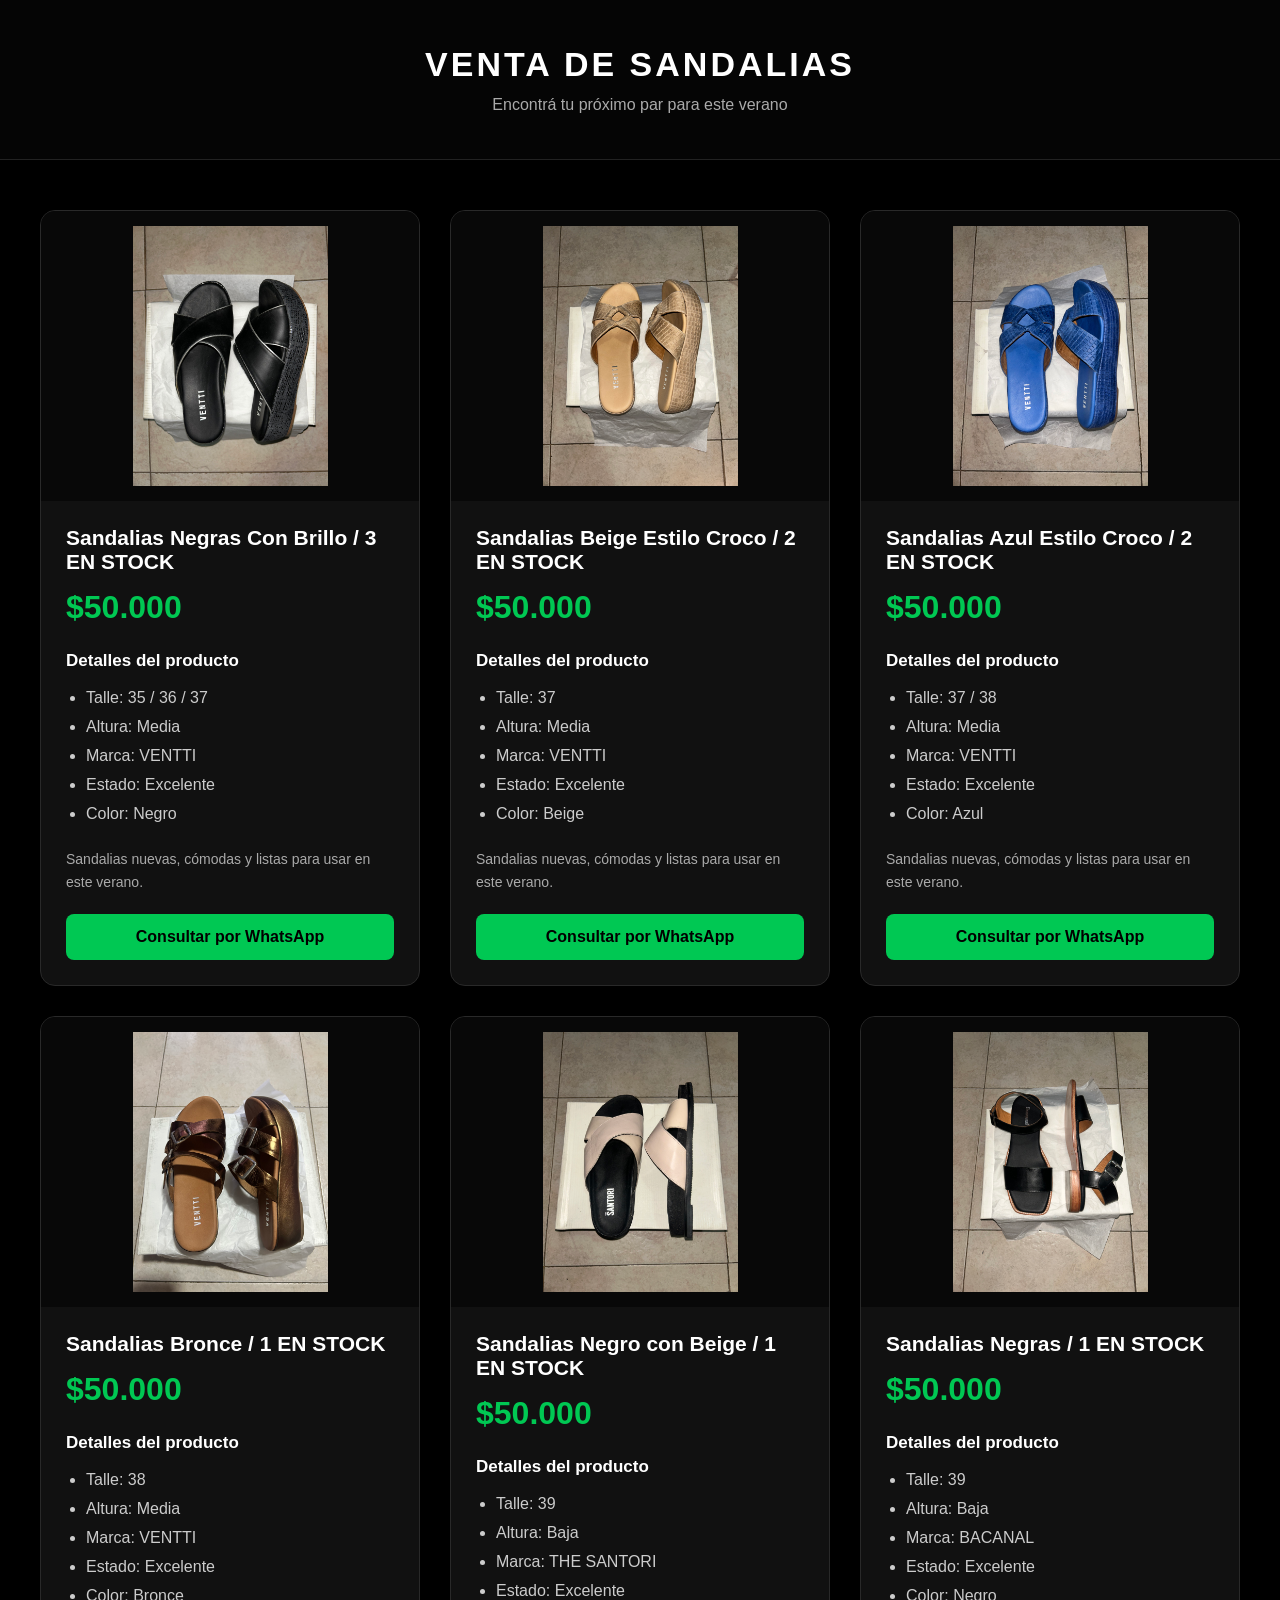
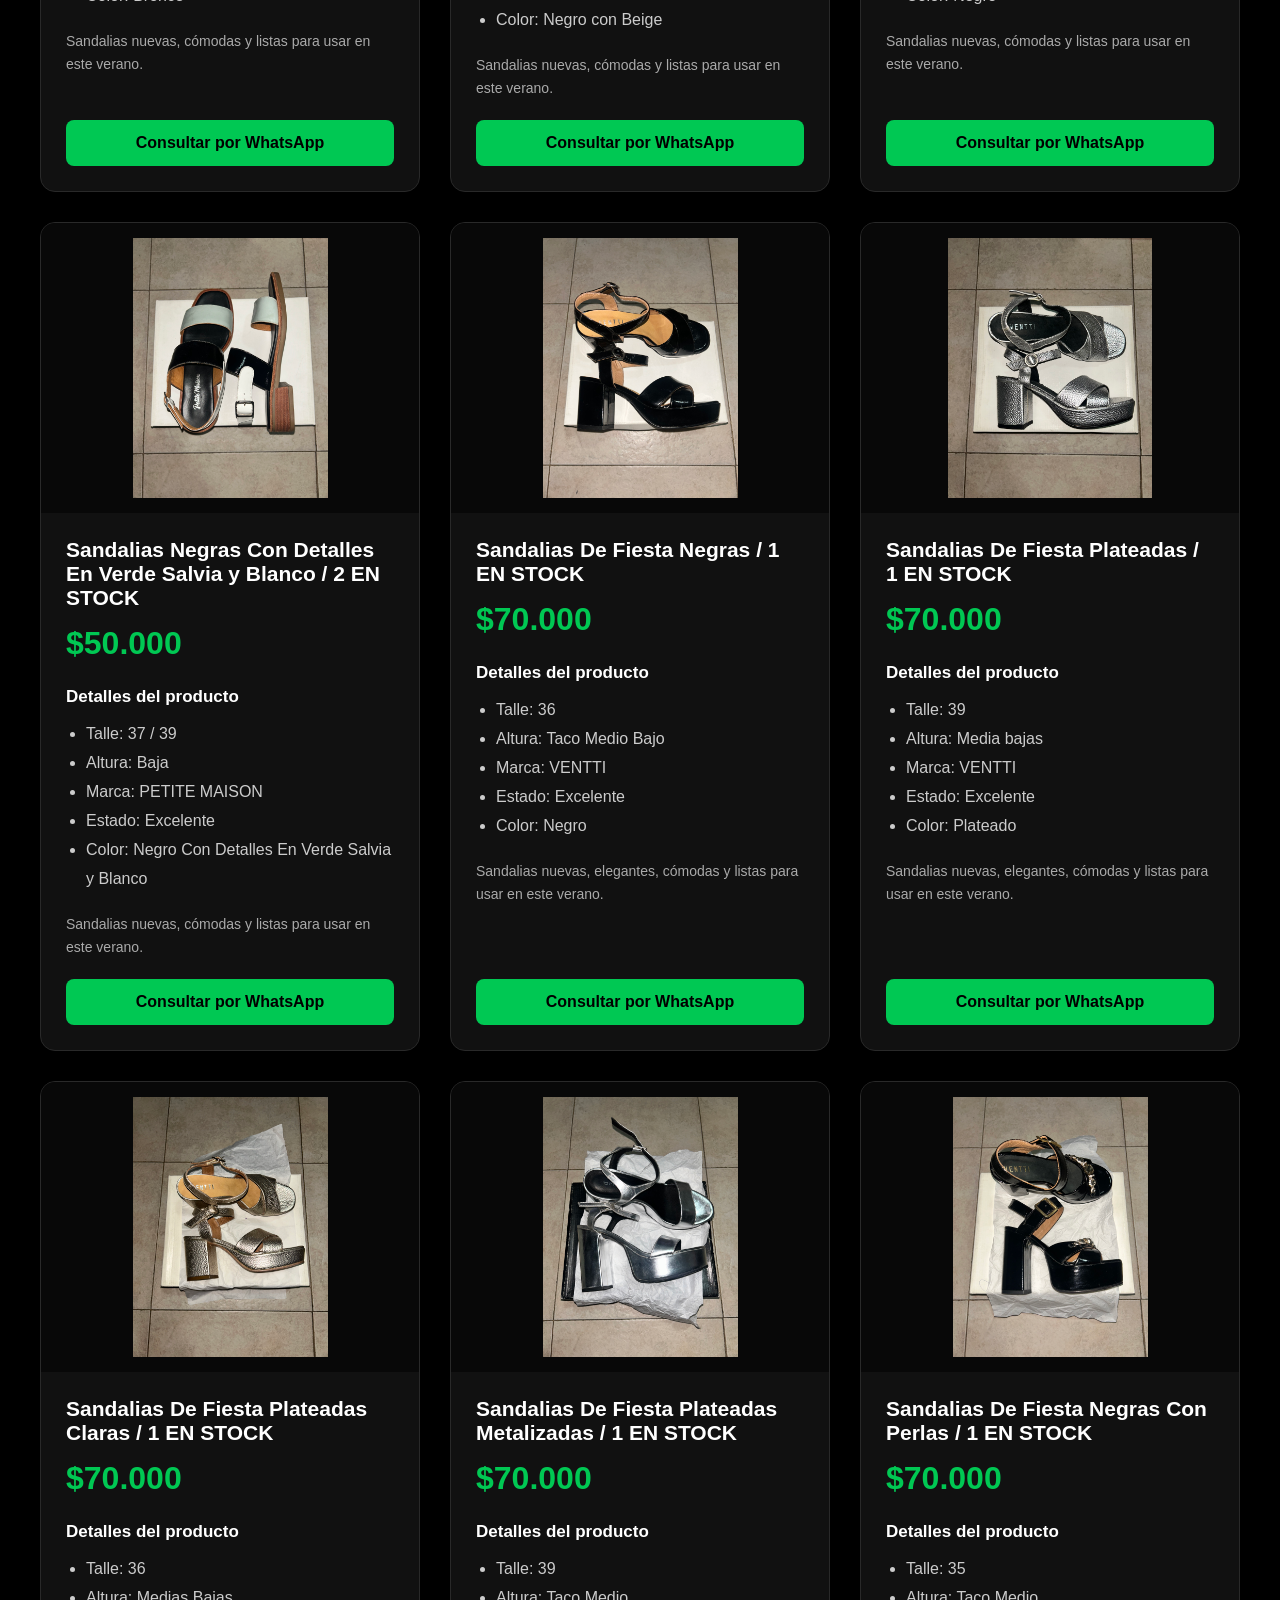
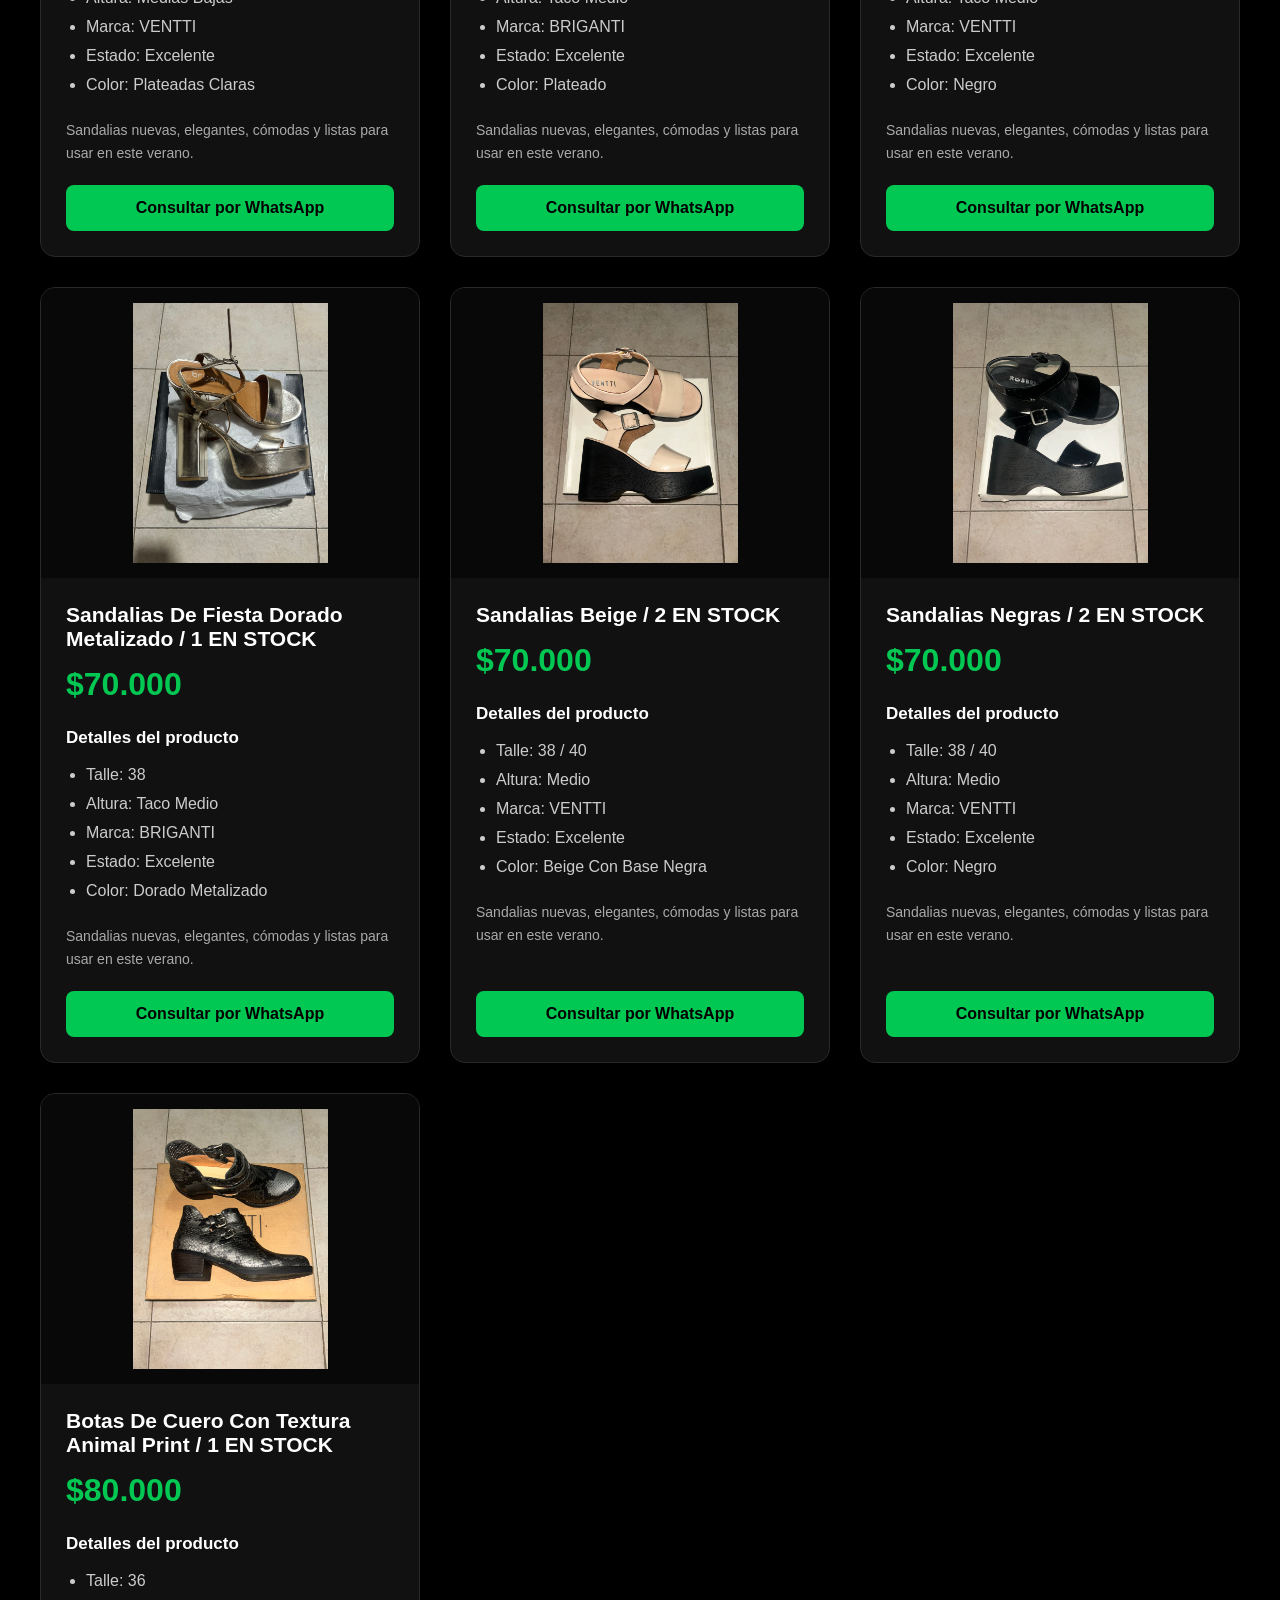
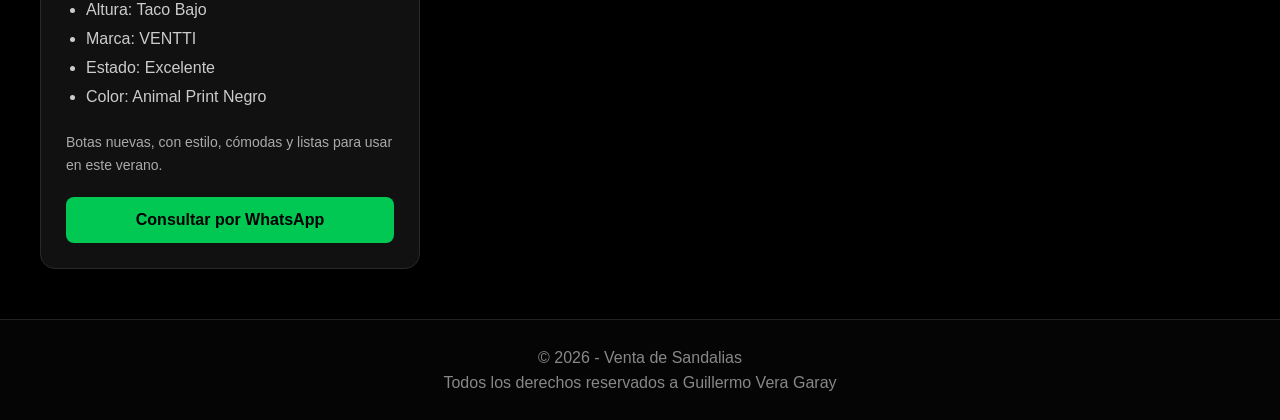
<file: venta-botas/index.html/index.html>
<!DOCTYPE html>
<html lang="es">

<head>
    <meta charset="UTF-8">
    <meta name="viewport" content="width=device-width, initial-scale=1.0">
    <title>Venta de Sandalias</title>
    <link rel="stylesheet" href="style.css">
</head>

<body>

    <header>
        <h1>VENTA DE SANDALIAS </h1>
        <p>Encontrá tu próximo par para este verano</p>
    </header>

    <main>

        <section class="catalogo">

            <!-- PRODUCTO 1 -->

            <article class="producto">

                <div class="contenedor-imagen">
                    <img src="../imagenes/botas.jpeg.jpeg" alt="Sandalias negras con brillo">
                </div>

                <div class="informacion">

                    <h2>Sandalias Negras Con Brillo / 3 EN STOCK</h2>

                    <p class="precio">$50.000</p>

                    <h3>Detalles del producto</h3>

                    <ul>
                        <li>Talle: 35 / 36 / 37</li>
                        <li>Altura: Media</li>
                        <li>Marca: VENTTI</li>
                        <li>Estado: Excelente</li>
                        <li>Color: Negro</li>
                    </ul>

                    <p class="descripcion">
                        Sandalias nuevas, cómodas y listas para usar en este verano.
                    </p>

                    <a class="boton" href="https://wa.me/5491149279554?text=Hola,%20me%20interesan%20las%20sandalias%20negras"
                    target="_blank">
                        Consultar por WhatsApp
                    </a>

                </div>

            </article>


            <!-- PRODUCTO 2 -->

            <article class="producto">

                <div class="contenedor-imagen">
                    <img src="../imagenes/botas.jpeg2.jpeg" alt="Sandalias beige estilo croco">
                </div>

                <div class="informacion">

                    <h2>Sandalias Beige Estilo Croco / 2 EN STOCK</h2>

                    <p class="precio">$50.000</p>

                    <h3>Detalles del producto</h3>

                    <ul>
                        <li>Talle: 37</li>
                        <li>Altura: Media</li>
                        <li>Marca: VENTTI</li>
                        <li>Estado: Excelente</li>
                        <li>Color: Beige</li>
                    </ul>

                    <p class="descripcion">
                        Sandalias nuevas, cómodas y listas para usar en este verano.
                    </p>

                    <a class="boton" href="https://wa.me/5491149279554?text=Hola,%20me%20interesan%20las%20sandalias%20beige"
                    target="_blank">
                        Consultar por WhatsApp
                    </a>

                </div>

            </article>


            <!-- PRODUCTO 3 -->

            <article class="producto">

                <div class="contenedor-imagen">
                    <img src="../imagenes/botas.jpeg3.jpeg" alt="Sandalias azules estilo croco">
                </div>

                <div class="informacion">

                    <h2>Sandalias Azul Estilo Croco / 2 EN STOCK</h2>

                    <p class="precio">$50.000</p>

                    <h3>Detalles del producto</h3>

                    <ul>
                        <li>Talle: 37 / 38</li>
                        <li>Altura: Media</li>
                        <li>Marca: VENTTI</li>
                        <li>Estado: Excelente</li>
                        <li>Color: Azul</li>
                    </ul>

                    <p class="descripcion">
                        Sandalias nuevas, cómodas y listas para usar en este verano.
                    </p>

                    <a class="boton" href="https://wa.me/5491149279554?text=Hola,%20me%20interesan%20las%20sandalias%20azules"
                    target="_blank">
                        Consultar por WhatsApp
                    </a>

                </div>

            </article>

            <!-- PRODUCTO 4 -->

            <article class="producto">

                <div class="contenedor-imagen">
                    <img src="../imagenes/botas.jpeg4.jpeg" alt="Sandalias beige estilo croco">
                </div>

                <div class="informacion">

                    <h2>Sandalias Bronce / 1 EN STOCK</h2>

                    <p class="precio">$50.000</p>

                    <h3>Detalles del producto</h3>

                    <ul>
                        <li>Talle: 38</li>
                        <li>Altura: Media</li>
                        <li>Marca: VENTTI</li>
                        <li>Estado: Excelente</li>
                        <li>Color: Bronce</li>
                    </ul>

                    <p class="descripcion">
                        Sandalias nuevas, cómodas y listas para usar en este verano.
                    </p>

                    <a class="boton" href="https://wa.me/5491149279554?text=Hola,%20me%20interesan%20las%20sandalias%20beige"
                    target="_blank">
                        Consultar por WhatsApp
                    </a>

                </div>

            </article>

            <!-- PRODUCTO 5 -->

            <article class="producto">

                <div class="contenedor-imagen">
                    <img src="../imagenes/botas.jpeg5.jpeg" alt="Sandalias beige estilo croco">
                </div>

                <div class="informacion">

                    <h2>Sandalias Negro con Beige / 1 EN STOCK</h2>

                    <p class="precio">$50.000</p>

                    <h3>Detalles del producto</h3>

                    <ul>
                        <li>Talle: 39</li>
                        <li>Altura: Baja</li>
                        <li>Marca: THE SANTORI</li>
                        <li>Estado: Excelente</li>
                        <li>Color: Negro con Beige</li>
                    </ul>

                    <p class="descripcion">
                        Sandalias nuevas, cómodas y listas para usar en este verano.
                    </p>

                    <a class="boton" href="https://wa.me/5491149279554?text=Hola,%20me%20interesan%20las%20sandalias%20beige"
                    target="_blank">
                        Consultar por WhatsApp
                    </a>

                </div>

            </article>

            <!-- PRODUCTO 6 -->

            <article class="producto">

                <div class="contenedor-imagen">
                    <img src="../imagenes/botas.jpeg6.jpeg" alt="Sandalias beige estilo croco">
                </div>

                <div class="informacion">

                    <h2>Sandalias Negras / 1 EN STOCK</h2>

                    <p class="precio">$50.000</p>

                    <h3>Detalles del producto</h3>

                    <ul>
                        <li>Talle: 39</li>
                        <li>Altura: Baja</li>
                        <li>Marca: BACANAL</li>
                        <li>Estado: Excelente</li>
                        <li>Color: Negro</li>
                    </ul>

                    <p class="descripcion">
                        Sandalias nuevas, cómodas y listas para usar en este verano.
                    </p>

                    <a class="boton" href="https://wa.me/5491149279554?text=Hola,%20me%20interesan%20las%20sandalias%20beige"
                    target="_blank">
                        Consultar por WhatsApp
                    </a>

                </div>

            </article>

            <!-- PRODUCTO 7 -->

            <article class="producto">

                <div class="contenedor-imagen">
                    <img src="../imagenes/botas.jpeg7.jpeg" alt="Sandalias beige estilo croco">
                </div>

                <div class="informacion">

                    <h2>Sandalias Negras Con Detalles En Verde Salvia y Blanco / 2 EN STOCK</h2>

                    <p class="precio">$50.000</p>

                    <h3>Detalles del producto</h3>

                    <ul>
                        <li>Talle: 37 / 39</li>
                        <li>Altura: Baja</li>
                        <li>Marca: PETITE MAISON</li>
                        <li>Estado: Excelente</li>
                        <li>Color: Negro Con Detalles En Verde Salvia y Blanco</li>
                    </ul>

                    <p class="descripcion">
                        Sandalias nuevas, cómodas y listas para usar en este verano.
                    </p>

                    <a class="boton" href="https://wa.me/5491149279554?text=Hola,%20me%20interesan%20las%20sandalias%20beige"
                    target="_blank">
                        Consultar por WhatsApp
                    </a>

                </div>

            </article>

            <!-- PRODUCTO 8 -->

            <article class="producto">

                <div class="contenedor-imagen">
                    <img src="../imagenes/botas.jpeg8.jpeg" alt="Sandalias beige estilo croco">
                </div>

                <div class="informacion">

                    <h2>Sandalias De Fiesta Negras / 1 EN STOCK</h2>

                    <p class="precio">$70.000</p>

                    <h3>Detalles del producto</h3>

                    <ul>
                        <li>Talle: 36</li>
                        <li>Altura: Taco Medio Bajo</li>
                        <li>Marca: VENTTI</li>
                        <li>Estado: Excelente</li>
                        <li>Color: Negro</li>
                    </ul>

                    <p class="descripcion">
                        Sandalias nuevas, elegantes, cómodas y listas para usar en este verano.
                    </p>

                    <a class="boton" href="https://wa.me/5491149279554?text=Hola,%20me%20interesan%20las%20sandalias%20beige"
                    target="_blank">
                        Consultar por WhatsApp
                    </a>

                </div>

            </article>

            <!-- PRODUCTO 9 -->

            <article class="producto">

                <div class="contenedor-imagen">
                    <img src="../imagenes/botas.jpeg9.jpeg" alt="Sandalias beige estilo croco">
                </div>

                <div class="informacion">

                    <h2>Sandalias De Fiesta Plateadas / 1 EN STOCK</h2>

                    <p class="precio">$70.000</p>

                    <h3>Detalles del producto</h3>

                    <ul>
                        <li>Talle: 39</li>
                        <li>Altura: Media bajas</li>
                        <li>Marca: VENTTI</li>
                        <li>Estado: Excelente</li>
                        <li>Color: Plateado</li>
                    </ul>

                    <p class="descripcion">
                        Sandalias nuevas, elegantes, cómodas y listas para usar en este verano.
                    </p>

                    <a class="boton" href="https://wa.me/5491149279554?text=Hola,%20me%20interesan%20las%20sandalias%20beige"
                    target="_blank">
                        Consultar por WhatsApp
                    </a>

                </div>

            </article>

            <!-- PRODUCTO 10 -->

            <article class="producto">

                <div class="contenedor-imagen">
                    <img src="../imagenes/botas.jpeg10.jpeg" alt="Sandalias beige estilo croco">
                </div>

                <div class="informacion">

                    <h2>Sandalias De Fiesta Plateadas Claras / 1 EN STOCK</h2>

                    <p class="precio">$70.000</p>

                    <h3>Detalles del producto</h3>

                    <ul>
                        <li>Talle: 36</li>
                        <li>Altura: Medias Bajas</li>
                        <li>Marca: VENTTI</li>
                        <li>Estado: Excelente</li>
                        <li>Color: Plateadas Claras</li>
                    </ul>

                    <p class="descripcion">
                        Sandalias nuevas, elegantes, cómodas y listas para usar en este verano.
                    </p>

                    <a class="boton" href="https://wa.me/5491149279554?text=Hola,%20me%20interesan%20las%20sandalias%20beige"
                    target="_blank">
                        Consultar por WhatsApp
                    </a>

                </div>

            </article>

            <!-- PRODUCTO 11 -->

            <article class="producto">

                <div class="contenedor-imagen">
                    <img src="../imagenes/botas.jpeg11.jpeg" alt="Sandalias beige estilo croco">
                </div>

                <div class="informacion">

                    <h2>Sandalias De Fiesta Plateadas Metalizadas / 1 EN STOCK</h2>

                    <p class="precio">$70.000</p>

                    <h3>Detalles del producto</h3>

                    <ul>
                        <li>Talle: 39</li>
                        <li>Altura: Taco Medio</li>
                        <li>Marca: BRIGANTI</li>
                        <li>Estado: Excelente</li>
                        <li>Color: Plateado</li>
                    </ul>

                    <p class="descripcion">
                        Sandalias nuevas, elegantes, cómodas y listas para usar en este verano.
                    </p>

                    <a class="boton" href="https://wa.me/5491149279554?text=Hola,%20me%20interesan%20las%20sandalias%20beige"
                    target="_blank">
                        Consultar por WhatsApp
                    </a>

                </div>

            </article>

            <!-- PRODUCTO 12 -->

            <article class="producto">

                <div class="contenedor-imagen">
                    <img src="../imagenes/botas.jpeg12.jpeg" alt="Sandalias beige estilo croco">
                </div>

                <div class="informacion">

                    <h2>Sandalias De Fiesta Negras Con Perlas / 1 EN STOCK</h2>

                    <p class="precio">$70.000</p>

                    <h3>Detalles del producto</h3>

                    <ul>
                        <li>Talle: 35</li>
                        <li>Altura: Taco Medio</li>
                        <li>Marca: VENTTI</li>
                        <li>Estado: Excelente</li>
                        <li>Color: Negro</li>
                    </ul>

                    <p class="descripcion">
                        Sandalias nuevas, elegantes, cómodas y listas para usar en este verano.
                    </p>

                    <a class="boton" href="https://wa.me/5491149279554?text=Hola,%20me%20interesan%20las%20sandalias%20beige"
                    target="_blank">
                        Consultar por WhatsApp
                    </a>

                </div>

            </article>

            <!-- PRODUCTO 13 -->

            <article class="producto">

                <div class="contenedor-imagen">
                    <img src="../imagenes/botas.jpeg13.jpeg" alt="Sandalias beige estilo croco">
                </div>

                <div class="informacion">

                    <h2>Sandalias De Fiesta Dorado Metalizado / 1 EN STOCK</h2>

                    <p class="precio">$70.000</p>

                    <h3>Detalles del producto</h3>

                    <ul>
                        <li>Talle: 38</li>
                        <li>Altura: Taco Medio</li>
                        <li>Marca: BRIGANTI</li>
                        <li>Estado: Excelente</li>
                        <li>Color: Dorado Metalizado</li>
                    </ul>

                    <p class="descripcion">
                        Sandalias nuevas, elegantes, cómodas y listas para usar en este verano.
                    </p>

                    <a class="boton" href="https://wa.me/5491149279554?text=Hola,%20me%20interesan%20las%20sandalias%20beige"
                    target="_blank">
                        Consultar por WhatsApp
                    </a>

                </div>

            </article>

            <!-- PRODUCTO 14 -->

            <article class="producto">

                <div class="contenedor-imagen">
                    <img src="../imagenes/botas.jpeg14.jpeg" alt="Sandalias beige estilo croco">
                </div>

                <div class="informacion">

                    <h2>Sandalias Beige / 2 EN STOCK</h2>

                    <p class="precio">$70.000</p>

                    <h3>Detalles del producto</h3>

                    <ul>
                        <li>Talle: 38 / 40</li>
                        <li>Altura: Medio</li>
                        <li>Marca: VENTTI</li>
                        <li>Estado: Excelente</li>
                        <li>Color: Beige Con Base Negra</li>
                    </ul>

                    <p class="descripcion">
                        Sandalias nuevas, elegantes, cómodas y listas para usar en este verano.
                    </p>

                    <a class="boton" href="https://wa.me/5491149279554?text=Hola,%20me%20interesan%20las%20sandalias%20beige"
                    target="_blank">
                        Consultar por WhatsApp
                    </a>

                </div>

            </article>

            <!-- PRODUCTO 15 -->

            <article class="producto">

                <div class="contenedor-imagen">
                    <img src="../imagenes/botas.jpeg15.jpeg" alt="Sandalias beige estilo croco">
                </div>

                <div class="informacion">

                    <h2>Sandalias Negras / 2 EN STOCK</h2>

                    <p class="precio">$70.000</p>

                    <h3>Detalles del producto</h3>

                    <ul>
                        <li>Talle: 38 / 40</li>
                        <li>Altura: Medio</li>
                        <li>Marca: VENTTI</li>
                        <li>Estado: Excelente</li>
                        <li>Color: Negro</li>
                    </ul>

                    <p class="descripcion">
                        Sandalias nuevas, elegantes, cómodas y listas para usar en este verano.
                    </p>

                    <a class="boton" href="https://wa.me/5491149279554?text=Hola,%20me%20interesan%20las%20sandalias%20beige"
                    target="_blank">
                        Consultar por WhatsApp
                    </a>

                </div>

            </article>

            <!-- PRODUCTO 16 -->

            <article class="producto">

                <div class="contenedor-imagen">
                    <img src="../imagenes/botas.jpeg16.jpeg" alt="Sandalias beige estilo croco">
                </div>

                <div class="informacion">

                    <h2>Botas De Cuero Con Textura Animal Print / 1 EN STOCK</h2>

                    <p class="precio">$80.000</p>

                    <h3>Detalles del producto</h3>

                    <ul>
                        <li>Talle: 36</li>
                        <li>Altura: Taco Bajo</li>
                        <li>Marca: VENTTI</li>
                        <li>Estado: Excelente</li>
                        <li>Color:  Animal Print Negro </li>
                    </ul>

                    <p class="descripcion">
                        Botas nuevas, con estilo, cómodas y listas para usar en este verano.
                    </p>

                    <a class="boton" href="https://wa.me/5491149279554?text=Hola,%20me%20interesan%20las%20sandalias%20beige"
                    target="_blank">
                        Consultar por WhatsApp
                    </a>

                </div>

            </article>

        </section>

    </main>

    <footer>
        <p>© 2026 - Venta de Sandalias</p>
        <p>Todos los derechos reservados a Guillermo Vera Garay</p>
    </footer>

</body>
</html>
</file>
<file: style.css>
/* =================================
   CONFIGURACION GENERAL
================================= */

* {
    margin: 0;
    padding: 0;
    box-sizing: border-box;
}

body {
    font-family: Arial, sans-serif;
    background-color: #000000;
    color: #ffffff;
    min-height: 100vh;
}


/* =================================
   ENCABEZADO
================================= */

header {
    background-color: #050505;
    text-align: center;
    padding: 45px 20px;
    border-bottom: 1px solid #222222;
}

header h1 {
    font-size: 34px;
    letter-spacing: 3px;
    color: #ffffff;
}

header p {
    margin-top: 12px;
    font-size: 16px;
    color: #aaaaaa;
}


/* =================================
   CATALOGO
================================= */

.catalogo {
    max-width: 1250px;
    margin: 50px auto;
    padding: 0 25px;

    display: grid;
    grid-template-columns: repeat(3, 1fr);
    gap: 30px;
}


/* =================================
   TARJETAS DE PRODUCTOS
================================= */

.producto {
    background-color: #111111;
    border: 1px solid #292929;
    border-radius: 15px;
    overflow: hidden;

    display: flex;
    flex-direction: column;

    transition: transform 0.3s, border-color 0.3s;

    box-shadow: 0 5px 20px rgba(0,0,0,0.4);
}

.producto:hover {
    transform: translateY(-7px);
    border-color: #00c853;
}


/* =================================
   IMAGENES
================================= */

.contenedor-imagen {
    width: 100%;
    height: 290px;
    padding: 15px;

    display: flex;
    justify-content: center;
    align-items: center;

    background-color: #080808;
}

.contenedor-imagen img {
    width: 100%;
    height: 100%;
    object-fit: contain;
    display: block;
}


/* =================================
   INFORMACION
================================= */

.informacion {
    padding: 25px;
    display: flex;
    flex-direction: column;
    flex: 1;
}

.informacion h2 {
    font-size: 21px;
    margin-bottom: 15px;
    color: #ffffff;
}


/* =================================
   PRECIO
================================= */

.precio {
    color: #00c853;
    font-size: 32px;
    font-weight: bold;
    margin-bottom: 25px;
}


/* =================================
   DETALLES
================================= */

.informacion h3 {
    font-size: 17px;
    margin-bottom: 12px;
    color: #ffffff;
}

.informacion ul {
    margin-left: 20px;
    line-height: 29px;
    color: #cccccc;
}

.descripcion {
    color: #aaaaaa;
    font-size: 14px;
    line-height: 23px;
    margin-top: 20px;
    margin-bottom: 20px;
}


/* =================================
   BOTON WHATSAPP
================================= */

.boton {
    display: block;
    text-align: center;

    background-color: #00c853;
    color: #000000;

    text-decoration: none;
    font-weight: bold;

    padding: 14px 15px;
    border-radius: 8px;

    margin-top: auto;

    transition: background-color 0.3s, transform 0.3s;
}

.boton:hover {
    background-color: #00e676;
    transform: scale(1.03);
}


/* =================================
   PIE DE PAGINA
================================= */

footer {
    background-color: #050505;
    border-top: 1px solid #222222;

    color: #888888;
    text-align: center;

    padding: 25px;
    line-height: 25px;
}


/* =================================
   TABLETS
================================= */

@media (max-width: 950px) {

    .catalogo {
        grid-template-columns: repeat(2, 1fr);
        gap: 20px;
    }

}


/* =================================
   CELULARES
================================= */

@media (max-width: 600px) {

    header {
        padding: 35px 15px;
    }

    header h1 {
        font-size: 25px;
    }

    .catalogo {
        grid-template-columns: 1fr;
        padding: 0 15px;
        margin: 25px auto;
        gap: 25px;
    }

    .contenedor-imagen {
        height: 300px;
    }

    .informacion {
        padding: 22px;
    }

    .informacion h2 {
        font-size: 22px;
    }

    .precio {
        font-size: 30px;
    }

}
</file>
<file: venta-botas/index.html/style.css>
/* =================================
   CONFIGURACION GENERAL
================================= */

* {
    margin: 0;
    padding: 0;
    box-sizing: border-box;
}

body {
    font-family: Arial, sans-serif;
    background-color: #000000;
    color: #ffffff;
    min-height: 100vh;
}


/* =================================
   ENCABEZADO
================================= */

header {
    background-color: #050505;
    text-align: center;
    padding: 45px 20px;
    border-bottom: 1px solid #222222;
}

header h1 {
    font-size: 34px;
    letter-spacing: 3px;
    color: #ffffff;
}

header p {
    margin-top: 12px;
    font-size: 16px;
    color: #aaaaaa;
}


/* =================================
   CATALOGO
================================= */

.catalogo {
    max-width: 1250px;
    margin: 50px auto;
    padding: 0 25px;

    display: grid;
    grid-template-columns: repeat(3, 1fr);
    gap: 30px;
}


/* =================================
   TARJETAS DE PRODUCTOS
================================= */

.producto {
    background-color: #111111;
    border: 1px solid #292929;
    border-radius: 15px;
    overflow: hidden;

    display: flex;
    flex-direction: column;

    transition: transform 0.3s, border-color 0.3s;

    box-shadow: 0 5px 20px rgba(0,0,0,0.4);
}

.producto:hover {
    transform: translateY(-7px);
    border-color: #00c853;
}


/* =================================
   IMAGENES
================================= */

.contenedor-imagen {
    width: 100%;
    height: 290px;
    padding: 15px;

    display: flex;
    justify-content: center;
    align-items: center;

    background-color: #080808;
}

.contenedor-imagen img {
    width: 100%;
    height: 100%;
    object-fit: contain;
    display: block;
}


/* =================================
   INFORMACION
================================= */

.informacion {
    padding: 25px;
    display: flex;
    flex-direction: column;
    flex: 1;
}

.informacion h2 {
    font-size: 21px;
    margin-bottom: 15px;
    color: #ffffff;
}


/* =================================
   PRECIO
================================= */

.precio {
    color: #00c853;
    font-size: 32px;
    font-weight: bold;
    margin-bottom: 25px;
}


/* =================================
   DETALLES
================================= */

.informacion h3 {
    font-size: 17px;
    margin-bottom: 12px;
    color: #ffffff;
}

.informacion ul {
    margin-left: 20px;
    line-height: 29px;
    color: #cccccc;
}

.descripcion {
    color: #aaaaaa;
    font-size: 14px;
    line-height: 23px;
    margin-top: 20px;
    margin-bottom: 20px;
}


/* =================================
   BOTON WHATSAPP
================================= */

.boton {
    display: block;
    text-align: center;

    background-color: #00c853;
    color: #000000;

    text-decoration: none;
    font-weight: bold;

    padding: 14px 15px;
    border-radius: 8px;

    margin-top: auto;

    transition: background-color 0.3s, transform 0.3s;
}

.boton:hover {
    background-color: #00e676;
    transform: scale(1.03);
}


/* =================================
   PIE DE PAGINA
================================= */

footer {
    background-color: #050505;
    border-top: 1px solid #222222;

    color: #888888;
    text-align: center;

    padding: 25px;
    line-height: 25px;
}


/* =================================
   TABLETS
================================= */

@media (max-width: 950px) {

    .catalogo {
        grid-template-columns: repeat(2, 1fr);
        gap: 20px;
    }

}


/* =================================
   CELULARES
================================= */

@media (max-width: 600px) {

    header {
        padding: 35px 15px;
    }

    header h1 {
        font-size: 25px;
    }

    .catalogo {
        grid-template-columns: 1fr;
        padding: 0 15px;
        margin: 25px auto;
        gap: 25px;
    }

    .contenedor-imagen {
        height: 300px;
    }

    .informacion {
        padding: 22px;
    }

    .informacion h2 {
        font-size: 22px;
    }

    .precio {
        font-size: 30px;
    }

}
</file>
